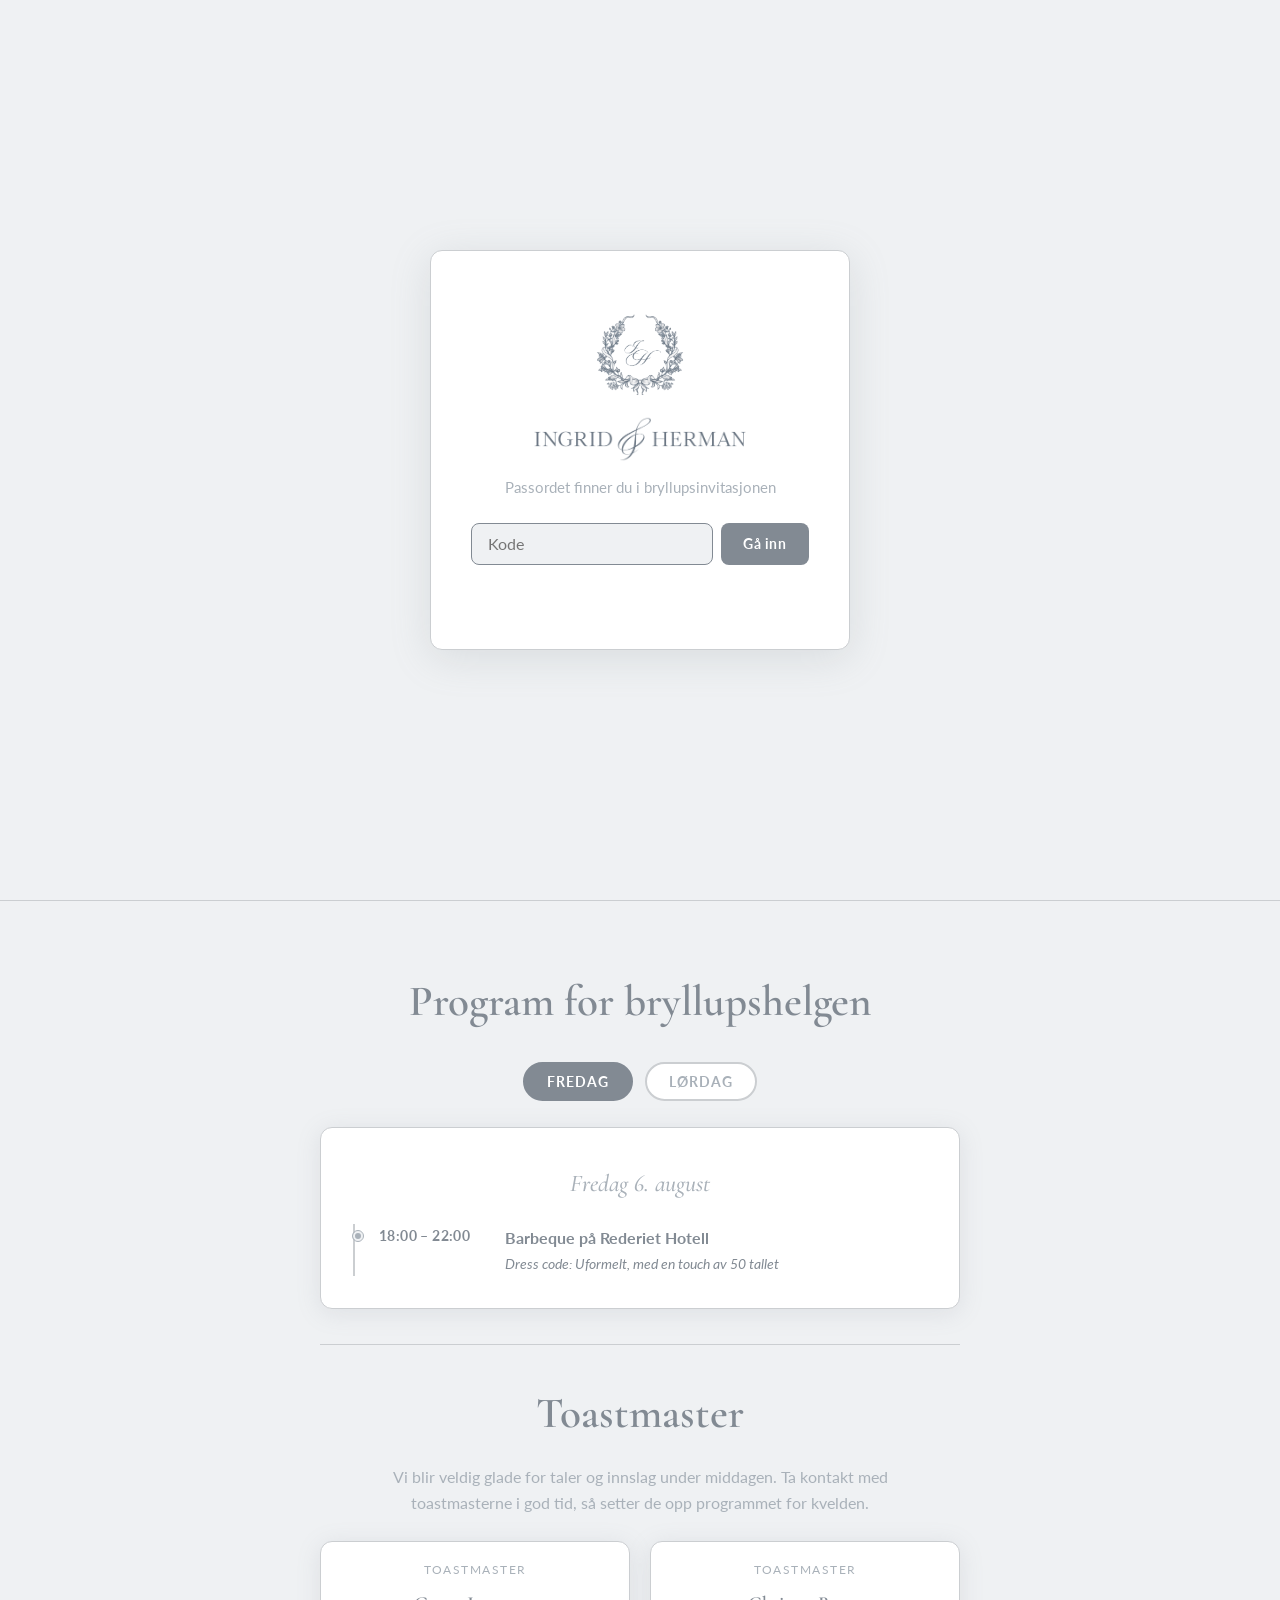
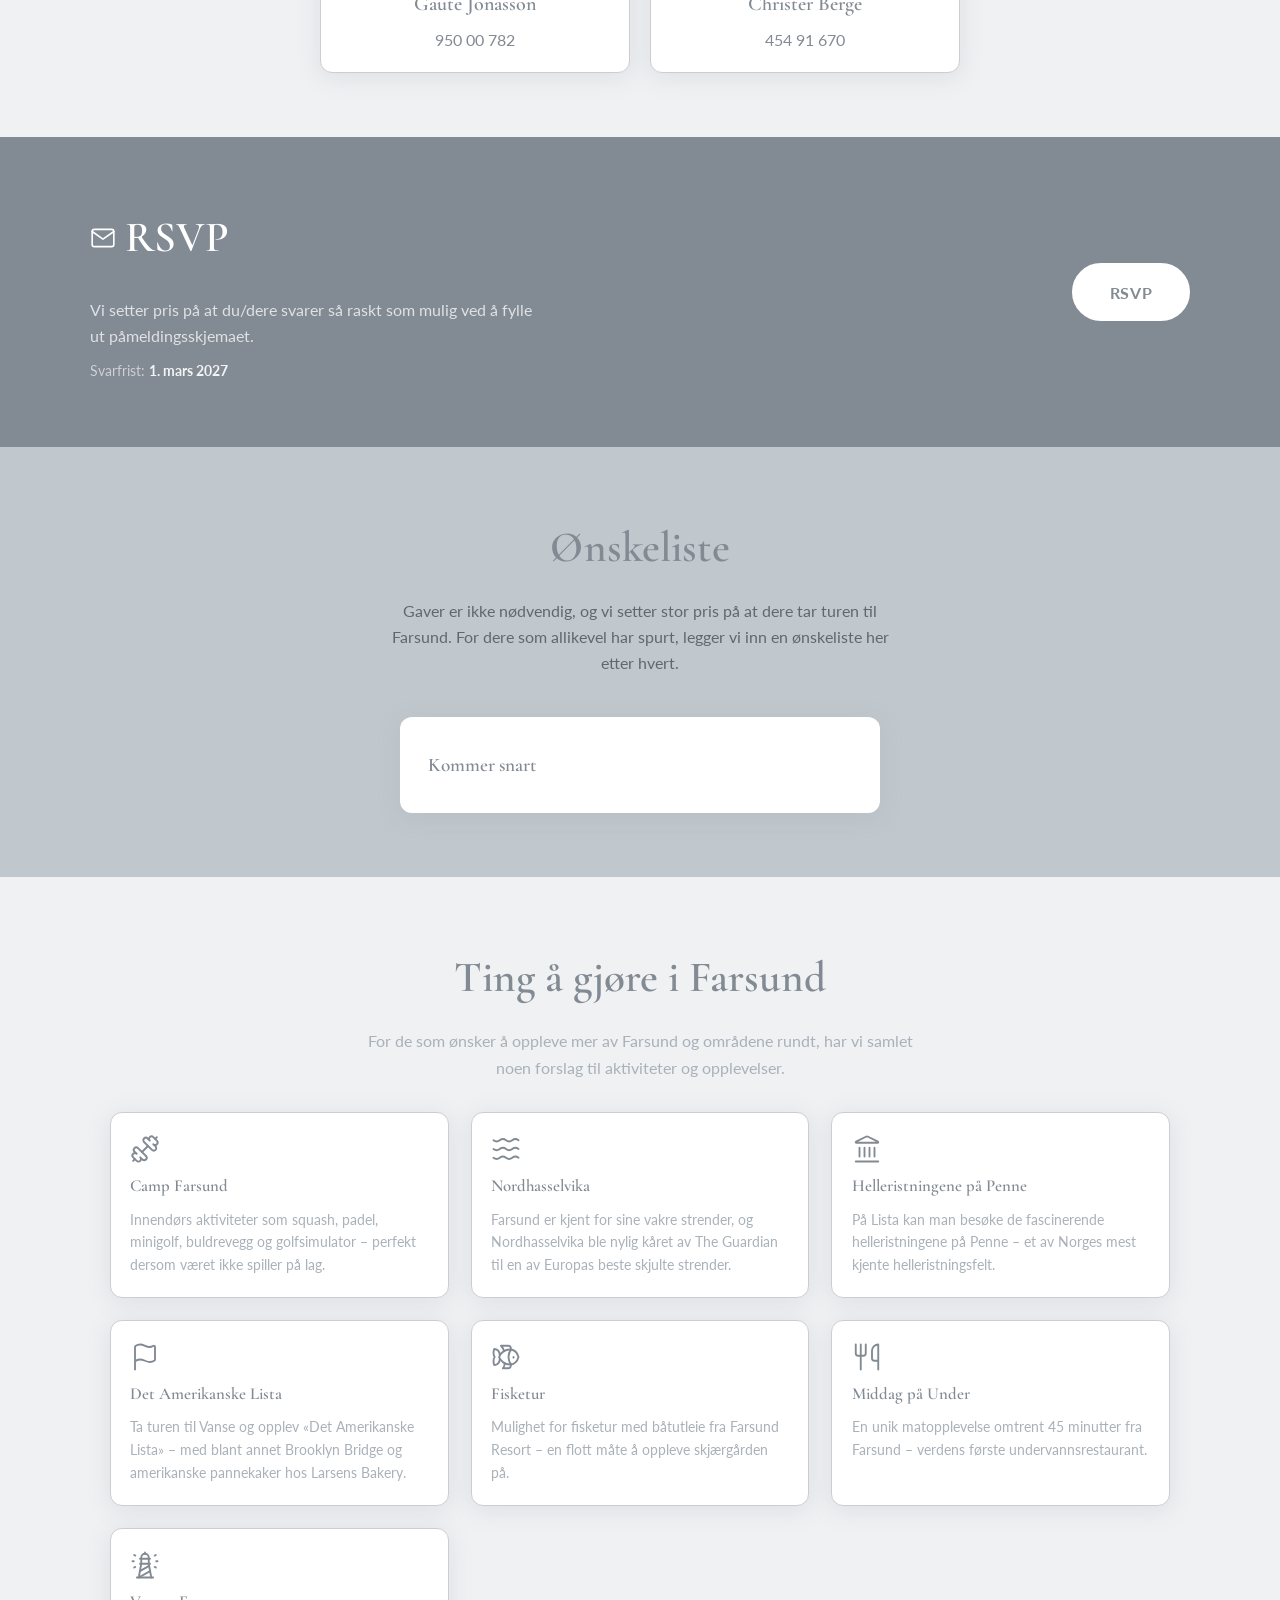
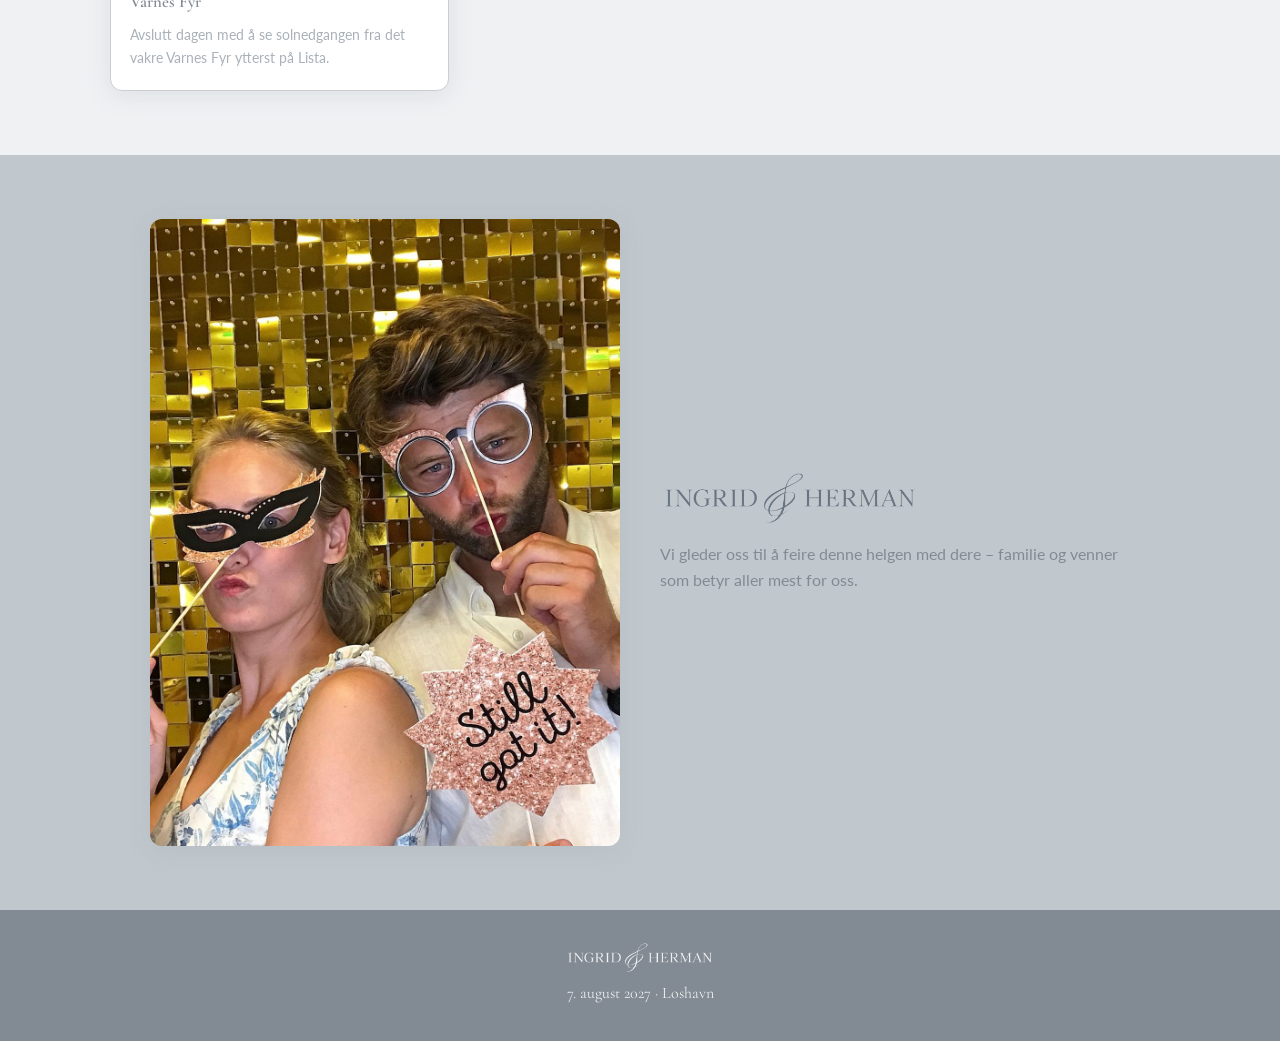
<file: index.html>
<!DOCTYPE html>
<html lang="no">
<head>
  <meta charset="UTF-8" />
  <meta name="viewport" content="width=device-width, initial-scale=1.0" />
  <meta name="description" content="Ingrid og Herman gifter seg 7. august 2027 i Loshavn. Se program og meld deg på." />
  <meta name="theme-color" content="#828A93" />
  <title>Ingrid &amp; Herman gifter seg</title>
  <link rel="preload" as="image" href="images/Monogram_IH_2.png" />
  <link rel="preconnect" href="https://fonts.googleapis.com" />
  <link rel="preconnect" href="https://fonts.gstatic.com" crossorigin />
  <link href="https://fonts.googleapis.com/css2?family=Cormorant+Garamond:ital,wght@0,400;0,500;0,600;1,400;1,500;1,600&family=Lato:wght@300;400;700&display=swap" rel="stylesheet" />
  <link rel="stylesheet" href="css/style.css" />
  <link rel="stylesheet" href="css/passord.css" />
</head>
<body>

  <!-- Passord-overlay -->
  <div class="passord-overlay" id="passordOverlay">
    <div class="passord-kort">
      <img src="images/Monogram_IH_2.png" alt="IH-monogram" class="passord-logo" />
      <h1 class="passord-tittel">
        <img src="images/IngridOgHerman.png?v=2" alt="Ingrid &amp; Herman" class="passord-tittel__img" />
      </h1>
      <p class="passord-tekst">Passordet finner du i bryllupsinvitasjonen</p>
      <div class="passord-felt-wrap">
        <input
          class="passord-felt"
          id="passordFelt"
          type="password"
          placeholder="Kode"
          autocomplete="off"
          autofocus
        />
        <button class="passord-knapp" id="passordKnapp">Gå inn</button>
      </div>
      <p class="passord-feil" id="passordFeil">Feil kode. Prøv igjen.</p>
    </div>
  </div>

  <!-- ======= HERO =======
       Monogram: images/Monogram_IH_2.png
       Monogram + introtekst – fyller første skjermbilde (100svh). -->
  <section class="hero">
    <div class="hero__inner">
      <img
        class="hero__monogram"
        src="images/Monogram_IH_2.png"
        alt="Ingrid &amp; Herman monogram"
        fetchpriority="high"
        decoding="async"
      />
      <p class="hero__intro">
        Vi gifter oss i Farsund 7. august 2027, og håper at du/dere har mulighet til å tilbringe
        bryllupshelgen sammen med oss. Her finner dere mer detaljer om programmet for helgen.
        Vi gleder oss!
      </p>
    </div>
    <a href="#program" class="hero__scroll" aria-label="Scroll til program">
      <span class="hero__scroll-icon">↓</span>
    </a>
  </section>

  <!-- ======= PROGRAM (inkl. Toastmaster, Fredag, Lørdag) ======= -->
  <section class="section program" id="program">
    <div class="container">
      <h2 class="section__title program__title">Program for bryllupshelgen</h2>

      <div class="tabs" role="tablist" aria-label="Programdager">
        <button class="tab tab--active" role="tab" aria-selected="true"  aria-controls="fredag" data-day="fredag">Fredag</button>
        <button class="tab"             role="tab" aria-selected="false" aria-controls="lordag" data-day="lordag">Lørdag</button>
      </div>

      <!-- Fredag 6. august -->
      <div class="day-panel day-panel--active" id="fredag" role="tabpanel" tabindex="0">
        <p class="day-panel__date">Fredag 6. august</p>
        <ul class="schedule">
          <li class="schedule__item">
            <span class="schedule__time">18:00 – 22:00</span>
            <div class="schedule__info">
              <strong>Barbeque på Rederiet Hotell</strong>
              <span class="schedule__note">Dress code: Uformelt, med en touch av 50 tallet</span>
            </div>
          </li>
        </ul>
      </div>

      <!-- Lørdag 7. august -->
      <div class="day-panel" id="lordag" role="tabpanel" tabindex="0">
        <p class="day-panel__date">Lørdag 7. august · Bryllupsdagen</p>
        <ul class="schedule">
          <li class="schedule__item">
            <span class="schedule__time">Kl. 14:00</span>
            <div class="schedule__info">
              <strong>Gjestene samles på torvet for felles transport til vielsen</strong>
            </div>
          </li>
          <li class="schedule__item">
            <span class="schedule__time">Kl. 15:00</span>
            <div class="schedule__info">
              <strong>Vielse i Loshavn Bedehus</strong>
              <span>Etter vielsen går turen direkte til Eikvåg.</span>
            </div>
          </li>
          <li class="schedule__item">
            <span class="schedule__time">Kl. 16:00</span>
            <div class="schedule__info">
              <strong>Bryllupsmiddag og fest i Eikvåg</strong>
              <span class="schedule__note">Dress code: Smoking / mørk dress</span>
            </div>
          </li>
          <li class="schedule__item">
            <span class="schedule__time">00:00 – 02:00</span>
            <div class="schedule__info">
              <strong>Transport til Rederiet Hotell</strong>
              <span>Det vil bli satt opp transport fra Eikvåg med avganger omtrent hver halvtime.</span>
            </div>
          </li>
        </ul>
      </div>

      <!-- Toastmaster: under fredag/lørdag-programmet -->
      <div class="toastmaster program__toastmaster">
        <h2 class="section__title">Toastmaster</h2>
        <p class="toastmaster__intro">
          Vi blir veldig glade for taler og innslag under middagen. Ta kontakt med toastmasterne
          i god tid, så setter de opp programmet for kvelden.
        </p>
        <div class="toastmaster__grid">
          <div class="toastmaster__kort">
            <span class="toastmaster__rolle">Toastmaster</span>
            <h3>Gaute Jonasson</h3>
            <a href="tel:+4795000782" class="toastmaster__tlf">950 00 782</a>
          </div>
          <div class="toastmaster__kort">
            <span class="toastmaster__rolle">Toastmaster</span>
            <h3>Christer Berge</h3>
            <a href="tel:+4745491670" class="toastmaster__tlf">454 91 670</a>
          </div>
        </div>
      </div>
    </div>
  </section>

  <!-- ======= RSVP ======= -->
  <section class="section rsvp-teaser" id="paamelding">
    <div class="container rsvp-teaser__inner">
      <div class="rsvp-teaser__text">
        <h2 class="section__title section__title--left rsvp-teaser__title">
          <svg class="rsvp-teaser__icon" viewBox="0 0 24 24" fill="none" stroke="currentColor" stroke-width="1.5" stroke-linecap="round" stroke-linejoin="round" aria-hidden="true"><rect x="2" y="4" width="20" height="16" rx="2"/><polyline points="2 6 12 13 22 6"/></svg>
          RSVP
        </h2>
        <p>
          Vi setter pris på at du/dere svarer så raskt som mulig ved å fylle ut
          påmeldingsskjemaet.
        </p>
        <p class="rsvp-teaser__deadline">Svarfrist: <strong>1. mars 2027</strong></p>
      </div>
      <a href="paamelding.html" class="btn-rsvp">RSVP</a>
    </div>
  </section>

  <!-- ======= ØNSKELISTE ======= -->
  <section class="section wishes" id="onskeliste">
    <div class="container">
      <h2 class="section__title">Ønskeliste</h2>
      <p class="wishes__intro">
        Gaver er ikke nødvendig, og vi setter stor pris på at dere tar turen til Farsund.
        For dere som allikevel har spurt, legger vi inn en ønskeliste her etter hvert.
      </p>
      <div class="wishes__grid">
        <div class="wish-card">
          <h3>Kommer snart</h3>
        </div>
      </div>
    </div>
  </section>

  <!-- ======= TING Å GJØRE ======= -->
  <section class="section aktiviteter" id="aktiviteter">
    <div class="container">
      <h2 class="section__title">Ting å gjøre i Farsund</h2>
      <p class="aktiviteter__intro">
        For de som ønsker å oppleve mer av Farsund og områdene rundt, har vi samlet noen forslag
        til aktiviteter og opplevelser.
      </p>
      <div class="aktiviteter__grid">

        <div class="aktivitet-kort">
          <div class="aktivitet-kort__ikon" aria-hidden="true">
            <svg viewBox="0 0 24 24" fill="none" stroke="currentColor" stroke-width="1.5" stroke-linecap="round" stroke-linejoin="round"><path d="M17.596 12.768a2 2 0 1 0 2.829-2.829l-1.768-1.767a2 2 0 0 0 2.828-2.829l-2.828-2.828a2 2 0 0 0-2.829 2.828l-1.767-1.768a2 2 0 1 0-2.829 2.829z"/><path d="m2.5 21.5 1.4-1.4"/><path d="m20.1 3.9 1.4-1.4"/><path d="M5.343 21.485a2 2 0 1 0 2.829-2.828l1.767 1.768a2 2 0 1 0 2.829-2.829l-6.364-6.364a2 2 0 1 0-2.829 2.829l1.768 1.767a2 2 0 0 0-2.828 2.829z"/><path d="m9.6 14.4 4.8-4.8"/></svg>
          </div>
          <h3>Camp Farsund</h3>
          <p>Innendørs aktiviteter som squash, padel, minigolf, buldrevegg og golfsimulator – perfekt dersom været ikke spiller på lag.</p>
        </div>

        <div class="aktivitet-kort">
          <div class="aktivitet-kort__ikon" aria-hidden="true">
            <svg viewBox="0 0 24 24" fill="none" stroke="currentColor" stroke-width="1.5" stroke-linecap="round" stroke-linejoin="round"><path d="M2 12q2.5 2 5 0t5 0 5 0 5 0"/><path d="M2 19q2.5 2 5 0t5 0 5 0 5 0"/><path d="M2 5q2.5 2 5 0t5 0 5 0 5 0"/></svg>
          </div>
          <h3>Nordhasselvika</h3>
          <p>Farsund er kjent for sine vakre strender, og Nordhasselvika ble nylig kåret av The Guardian til en av Europas beste skjulte strender.</p>
        </div>

        <div class="aktivitet-kort">
          <div class="aktivitet-kort__ikon" aria-hidden="true">
            <svg viewBox="0 0 24 24" fill="none" stroke="currentColor" stroke-width="1.5" stroke-linecap="round" stroke-linejoin="round"><path d="M10 18v-7"/><path d="M11.119 2.205a2 2 0 0 1 1.762 0l7.84 3.846A.5.5 0 0 1 20.5 7h-17a.5.5 0 0 1-.22-.949z"/><path d="M14 18v-7"/><path d="M18 18v-7"/><path d="M3 22h18"/><path d="M6 18v-7"/></svg>
          </div>
          <h3>Helleristningene på Penne</h3>
          <p>På Lista kan man besøke de fascinerende helleristningene på Penne – et av Norges mest kjente helleristningsfelt.</p>
        </div>

        <div class="aktivitet-kort">
          <div class="aktivitet-kort__ikon" aria-hidden="true">
            <svg viewBox="0 0 24 24" fill="none" stroke="currentColor" stroke-width="1.5" stroke-linecap="round" stroke-linejoin="round"><path d="M4 22V4a1 1 0 0 1 .4-.8A6 6 0 0 1 8 2c3 0 5 2 7.333 2q2 0 3.067-.8A1 1 0 0 1 20 4v10a1 1 0 0 1-.4.8A6 6 0 0 1 16 16c-3 0-5-2-8-2a6 6 0 0 0-4 1.528"/></svg>
          </div>
          <h3>Det Amerikanske Lista</h3>
          <p>Ta turen til Vanse og opplev «Det Amerikanske Lista» – med blant annet Brooklyn Bridge og amerikanske pannekaker hos Larsens Bakery.</p>
        </div>

        <div class="aktivitet-kort">
          <div class="aktivitet-kort__ikon" aria-hidden="true">
            <svg viewBox="0 0 24 24" fill="none" stroke="currentColor" stroke-width="1.5" stroke-linecap="round" stroke-linejoin="round"><path d="M6.5 12c.94-3.46 4.94-6 8.5-6 3.56 0 6.06 2.54 7 6-.94 3.47-3.44 6-7 6s-7.56-2.53-8.5-6Z"/><path d="M18 12v.5"/><path d="M16 17.93a9.77 9.77 0 0 1 0-11.86"/><path d="M7 10.67C7 8 5.58 5.97 2.73 5.5c-1 1.5-1 5 .23 6.5-1.24 1.5-1.24 5-.23 6.5C5.58 18.03 7 16 7 13.33"/><path d="M10.46 7.26C10.2 5.88 9.17 4.24 8 3h5.8a2 2 0 0 1 1.98 1.67l.23 1.4"/><path d="m16.01 17.93-.23 1.4A2 2 0 0 1 13.8 21H9.5a5.96 5.96 0 0 0 1.49-3.98"/></svg>
          </div>
          <h3>Fisketur</h3>
          <p>Mulighet for fisketur med båtutleie fra Farsund Resort – en flott måte å oppleve skjærgården på.</p>
        </div>

        <div class="aktivitet-kort">
          <div class="aktivitet-kort__ikon" aria-hidden="true">
            <svg viewBox="0 0 24 24" fill="none" stroke="currentColor" stroke-width="1.5" stroke-linecap="round" stroke-linejoin="round"><path d="M3 2v7c0 1.1.9 2 2 2h4a2 2 0 0 0 2-2V2"/><path d="M7 2v20"/><path d="M21 15V2a5 5 0 0 0-5 5v6c0 1.1.9 2 2 2h3Zm0 0v7"/></svg>
          </div>
          <h3>Middag på Under</h3>
          <p>En unik matopplevelse omtrent 45 minutter fra Farsund – verdens første undervannsrestaurant.</p>
        </div>

        <div class="aktivitet-kort">
          <div class="aktivitet-kort__ikon" aria-hidden="true">
            <svg viewBox="0 0 24 24" fill="none" stroke="currentColor" stroke-width="1.5" stroke-linecap="round" stroke-linejoin="round"><path d="M12 3V2"/><path d="M16.066 16.865 7 22l2-11V6a3 3 0 016 0v5l2 11"/><path d="m19.792 4.5.866-.5"/><path d="m19.797 13.5.866.5"/><path d="M21 9h1"/><path d="M3 9H2"/><path d="m4.203 13.5-.866.5"/><path d="M4.208 4.5 3.342 4"/><path d="M5.5 22h13"/><path d="m7.932 16.875 7.377-4.178"/><path d="M8 11h8"/><path d="M8 7h8"/></svg>
          </div>
          <h3>Varnes Fyr</h3>
          <p>Avslutt dagen med å se solnedgangen fra det vakre Varnes Fyr ytterst på Lista.</p>
        </div>

      </div>
    </div>
  </section>

  <!-- ======= PARBILDE / OM OSS =======
       Parbilde: images/IMG_2026.jpeg
       Bytt filnavn her dersom du laster opp et nytt bilde av paret -->
  <section class="section couple">
    <div class="container couple__inner">
      <div class="couple__img-wrap">
        <img
          src="images/bildePartyMainPage.jpeg"
          alt="Ingrid og Herman"
          class="couple__img"
          loading="lazy"
          decoding="async"
        />
      </div>
      <div class="couple__text">
        <h2 class="section__title section__title--left couple__title">
          <img src="images/IngridOgHerman.png?v=2" alt="Ingrid &amp; Herman" class="couple__title-img" />
        </h2>
        <p>
          Vi gleder oss til å feire denne helgen med dere – familie og venner som betyr aller
          mest for oss.
        </p>
      </div>
    </div>
  </section>

  <!-- ======= FOOTER ======= -->
  <footer class="footer">
    <img src="images/IngridOgHerman.png?v=2" alt="Ingrid &amp; Herman" class="footer__logo" />
    <p>7. august 2027 · Loshavn</p>
  </footer>

  <script src="js/main.js"></script>
  <script src="js/passord.js"></script>
</body>
</html>
</file>
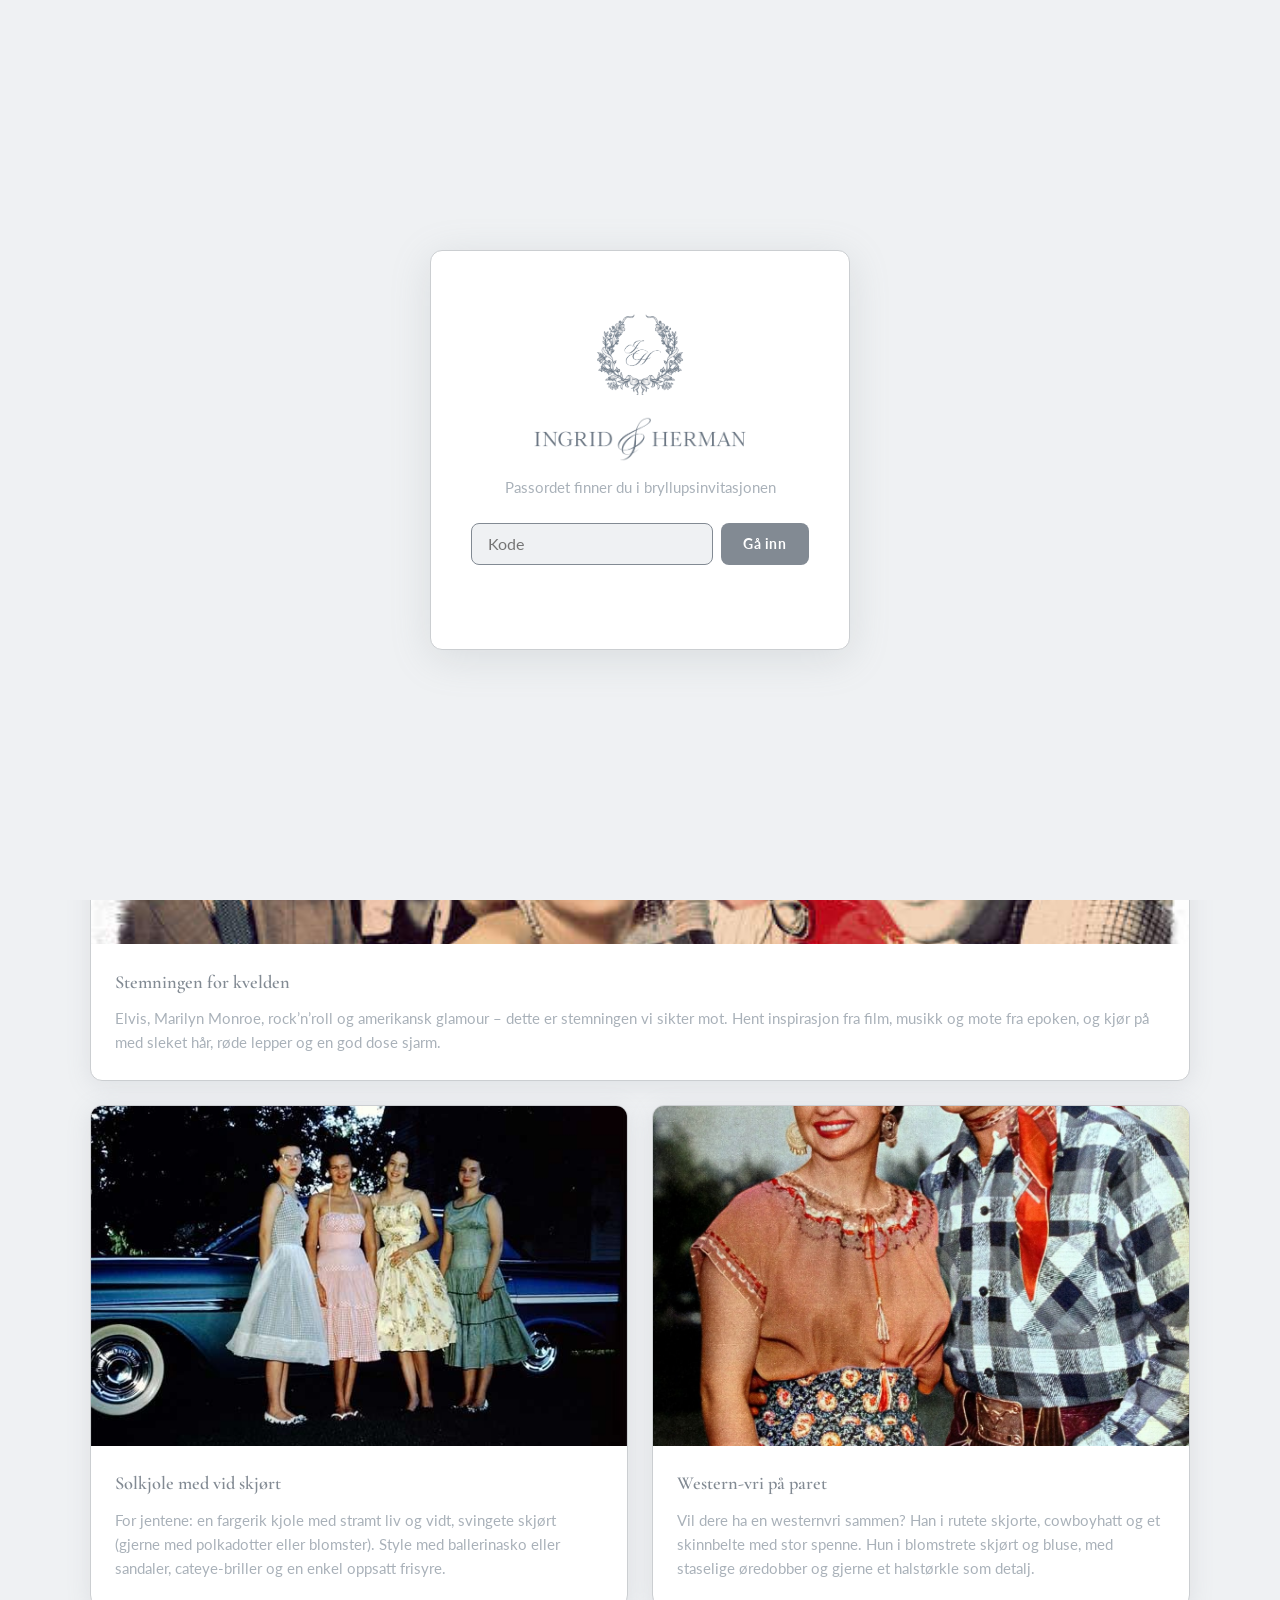
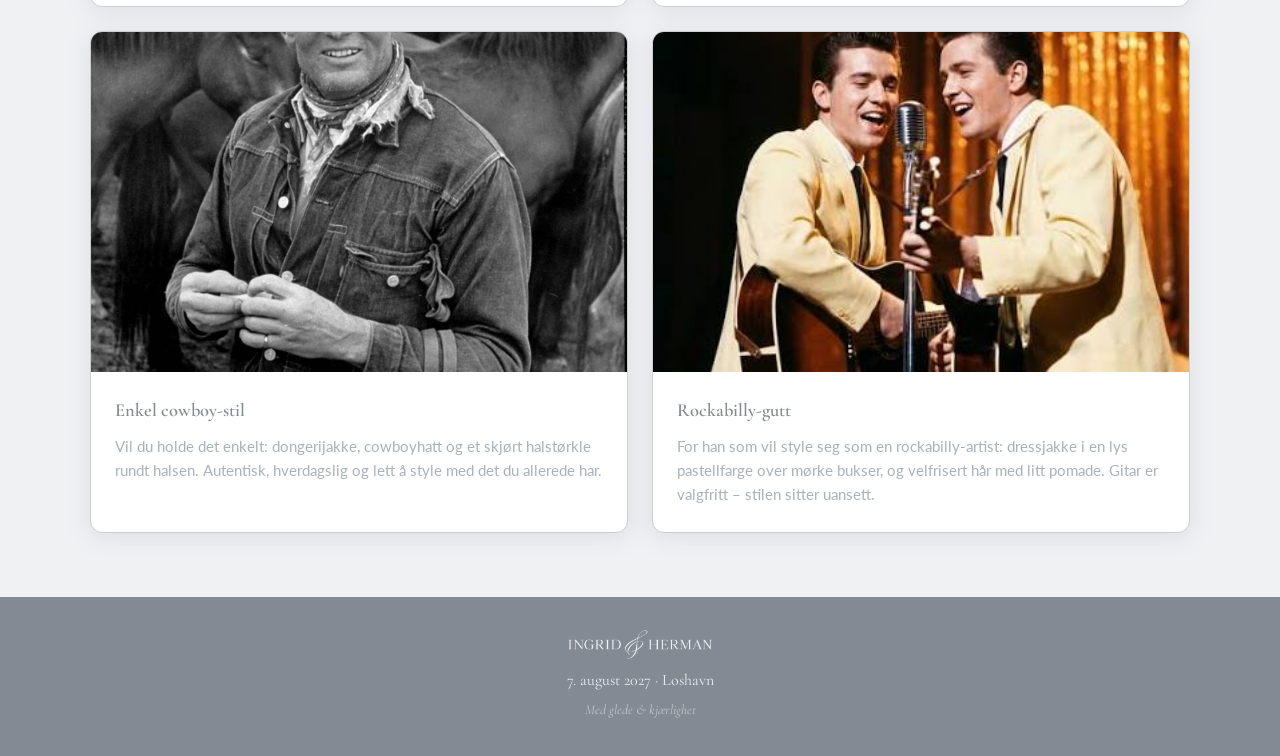
<file: moodboard.html>
<!DOCTYPE html>
<html lang="no">
<head>
  <meta charset="UTF-8" />
  <meta name="viewport" content="width=device-width, initial-scale=1.0" />
  <title>Moodboard: Back to the 50s – Ingrid &amp; Herman</title>
  <link rel="stylesheet" href="css/style.css" />
  <link rel="preconnect" href="https://fonts.googleapis.com" />
  <link rel="preconnect" href="https://fonts.gstatic.com" crossorigin />
  <link href="https://fonts.googleapis.com/css2?family=Cormorant+Garamond:ital,wght@0,400;0,500;0,600;1,400;1,500;1,600&family=Lato:wght@300;400;700&display=swap" rel="stylesheet" />
  <link rel="stylesheet" href="css/passord.css" />
</head>
<body>

  <!-- Passord-overlay -->
  <div class="passord-overlay" id="passordOverlay">
    <div class="passord-kort">
      <img src="images/Monogram_IH_2.png" alt="IH-monogram" class="passord-logo" />
      <h1 class="passord-tittel">
        <img src="images/IngridOgHerman.png?v=2" alt="Ingrid &amp; Herman" class="passord-tittel__img" />
      </h1>
      <p class="passord-tekst">Passordet finner du i bryllupsinvitasjonen</p>
      <div class="passord-felt-wrap">
        <input
          class="passord-felt"
          id="passordFelt"
          type="password"
          placeholder="Kode"
          autocomplete="off"
          autofocus
        />
        <button class="passord-knapp" id="passordKnapp">Gå inn</button>
      </div>
      <p class="passord-feil" id="passordFeil">Feil kode. Prøv igjen.</p>
    </div>
  </div>

  <!-- ======= HERO ======= -->
  <section class="gs-hero">
    <div class="container">
      <h1 class="gs-hero__title">Back to the 50s 🇺🇸</h1>
      <p class="gs-hero__sub">
        Litt inspirasjon til antrekket til 1950-talls-kvelden på Rederiet.
        Tenk Elvis, Marilyn, rockabilly, diner og rock’n’roll – finn din egen vri!
      </p>
      <a href="index.html#program" class="gs-hero__back">← Tilbake til bryllupssiden</a>
    </div>
  </section>

  <!-- ======= MOODBOARD ======= -->
  <section class="section moodboard-section">
    <div class="container">
      <h2 class="section__title">Moodboard</h2>
      <p class="moodboard__intro">
        Ingen krav om å kunne sy sin egen petticoat – bruk bildene under som inspirasjon
        og lag din egen versjon av 50-tallsstilen.
      </p>

      <div class="moodboard__grid">
        <article class="moodboard-kort moodboard-kort--wide">
          <img src="images/moodboard/1950s-collage.jpg" alt="Collage med 1950-talls-ikoner" class="moodboard-kort__img" loading="lazy" decoding="async" />
          <div class="moodboard-kort__body">
            <h3 class="moodboard-kort__tittel">Stemningen for kvelden</h3>
            <p class="moodboard-kort__tekst">
              Elvis, Marilyn Monroe, rock’n’roll og amerikansk glamour – dette er
              stemningen vi sikter mot. Hent inspirasjon fra film, musikk og mote fra epoken,
              og kjør på med sleket hår, røde lepper og en god dose sjarm.
            </p>
          </div>
        </article>

        <article class="moodboard-kort">
          <img src="images/moodboard/sommerkjoler-1950s.jpg" alt="Fire kvinner i fargerike 1950-talls solkjoler" class="moodboard-kort__img" loading="lazy" decoding="async" />
          <div class="moodboard-kort__body">
            <h3 class="moodboard-kort__tittel">Solkjole med vid skjørt</h3>
            <p class="moodboard-kort__tekst">
              For jentene: en fargerik kjole med stramt liv og vidt, svingete skjørt
              (gjerne med polkadotter eller blomster). Style med ballerinasko eller sandaler,
              cateye-briller og en enkel oppsatt frisyre.
            </p>
          </div>
        </article>

        <article class="moodboard-kort">
          <img src="images/moodboard/western-par-1953.jpg" alt="Par i western-inspirerte antrekk fra 1953" class="moodboard-kort__img" loading="lazy" decoding="async" />
          <div class="moodboard-kort__body">
            <h3 class="moodboard-kort__tittel">Western-vri på paret</h3>
            <p class="moodboard-kort__tekst">
              Vil dere ha en westernvri sammen? Han i rutete skjorte, cowboyhatt og et
              skinnbelte med stor spenne. Hun i blomstrete skjørt og bluse, med staselige
              øredobber og gjerne et halstørkle som detalj.
            </p>
          </div>
        </article>

        <article class="moodboard-kort">
          <img src="images/moodboard/klassisk-cowboy.jpg" alt="Klassisk cowboy i dongerijakke og cowboyhatt" class="moodboard-kort__img" loading="lazy" decoding="async" />
          <div class="moodboard-kort__body">
            <h3 class="moodboard-kort__tittel">Enkel cowboy-stil</h3>
            <p class="moodboard-kort__tekst">
              Vil du holde det enkelt: dongerijakke, cowboyhatt og et skjørt halstørkle
              rundt halsen. Autentisk, hverdagslig og lett å style med det du allerede har.
            </p>
          </div>
        </article>

        <article class="moodboard-kort">
          <img src="images/moodboard/rockabilly-duo.jpg" alt="To rockabilly-musikere i matchende dressjakker" class="moodboard-kort__img" loading="lazy" decoding="async" />
          <div class="moodboard-kort__body">
            <h3 class="moodboard-kort__tittel">Rockabilly-gutt</h3>
            <p class="moodboard-kort__tekst">
              For han som vil style seg som en rockabilly-artist: dressjakke i en lys
              pastellfarge over mørke bukser, og velfrisert hår med litt pomade.
              Gitar er valgfritt – stilen sitter uansett.
            </p>
          </div>
        </article>
      </div>
    </div>
  </section>

  <!-- ======= FOOTER ======= -->
  <footer class="footer">
    <img src="images/IngridOgHerman.png?v=2" alt="Ingrid &amp; Herman" class="footer__logo" />
    <p>7. august 2027 · Loshavn</p>
    <p class="footer__small">Med glede &amp; kjærlighet</p>
  </footer>

  <script src="js/passord.js"></script>

</body>
</html>
</file>
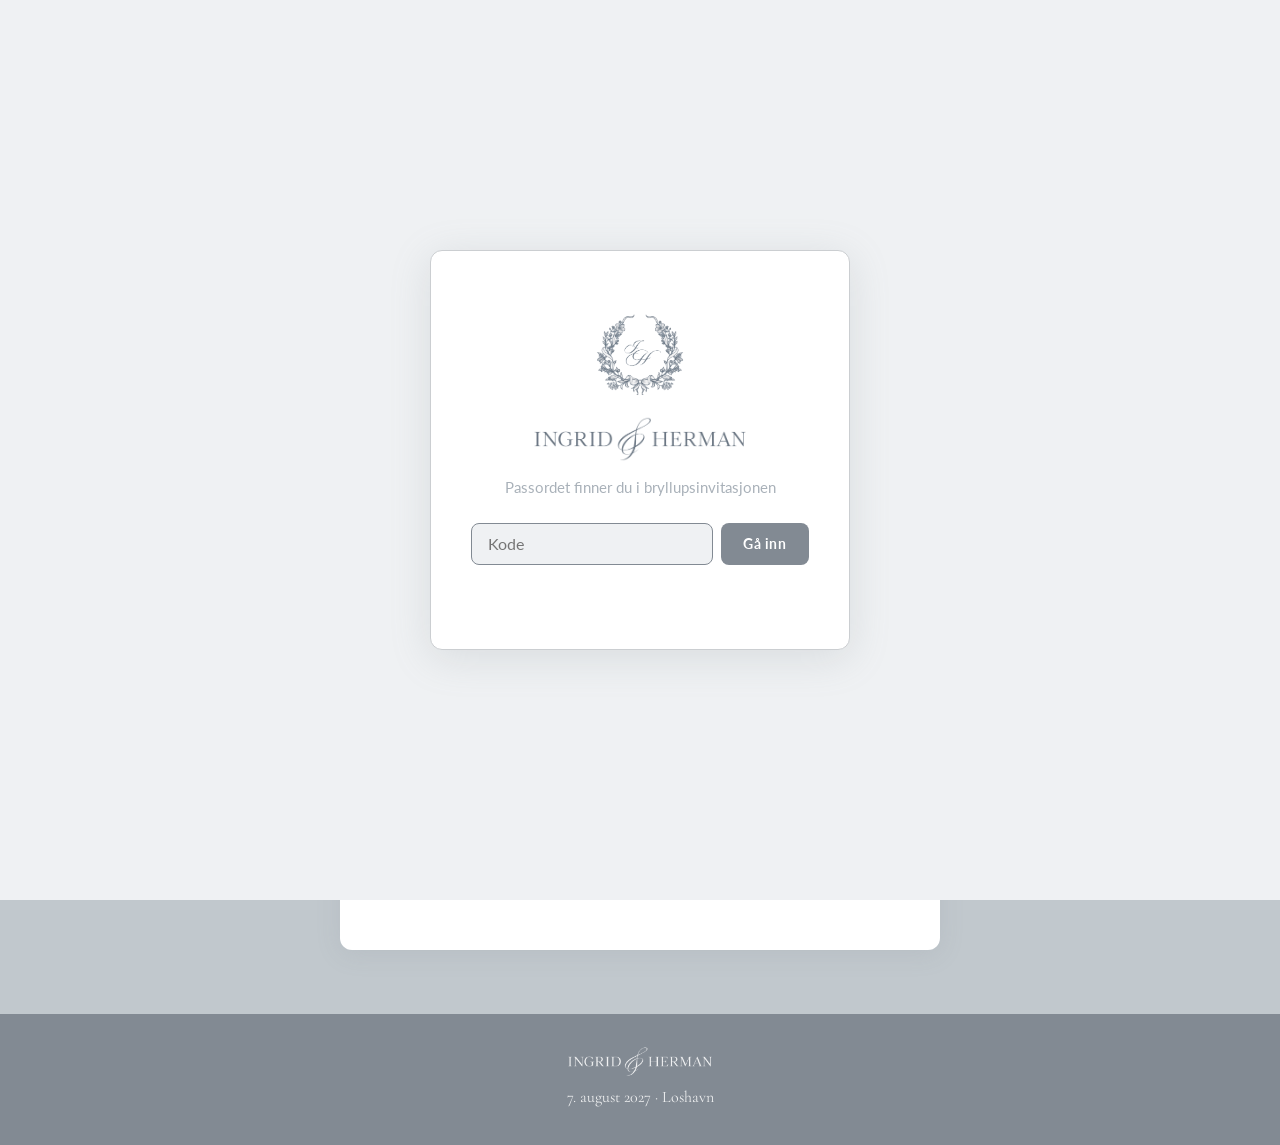
<file: paamelding.html>
<!DOCTYPE html>
<html lang="no">
<head>
  <meta charset="UTF-8" />
  <meta name="viewport" content="width=device-width, initial-scale=1.0" />
  <title>Påmelding – Ingrid &amp; Herman</title>
  <link rel="stylesheet" href="css/style.css" />
  <link rel="stylesheet" href="css/paamelding.css" />
  <link rel="stylesheet" href="css/passord.css" />
  <link rel="preconnect" href="https://fonts.googleapis.com" />
  <link rel="preconnect" href="https://fonts.gstatic.com" crossorigin />
  <link href="https://fonts.googleapis.com/css2?family=Cormorant+Garamond:ital,wght@0,400;0,500;0,600;1,400;1,500;1,600&family=Lato:wght@300;400;700&display=swap" rel="stylesheet" />
</head>
<body class="form-page">

  <!-- Passord-overlay -->
  <div class="passord-overlay" id="passordOverlay">
    <div class="passord-kort">
      <img src="images/Monogram_IH_2.png" alt="IH-monogram" class="passord-logo" />
      <h1 class="passord-tittel">
        <img src="images/IngridOgHerman.png?v=2" alt="Ingrid &amp; Herman" class="passord-tittel__img" />
      </h1>
      <p class="passord-tekst">Passordet finner du i bryllupsinvitasjonen</p>
      <div class="passord-felt-wrap">
        <input
          class="passord-felt"
          id="passordFelt"
          type="password"
          placeholder="Kode"
          autocomplete="off"
          autofocus
        />
        <button class="passord-knapp" id="passordKnapp">Gå inn</button>
      </div>
      <p class="passord-feil" id="passordFeil">Feil kode. Prøv igjen.</p>
    </div>
  </div>

  <header class="form-header">
    <a href="index.html" class="form-header__back">← Tilbake</a>
    <p class="form-header__title">Ingrid &amp; Herman · 7. august 2027</p>
  </header>

  <main class="form-main">
    <div class="form-card">

      <!-- Intro -->
      <div class="form-intro">
        <h1 class="section__title">RSVP</h1>
        <p>
          Svarfrist: <strong>1. mars 2027</strong>.
        </p>
      </div>

      <!-- Suksess-melding (skjult til innsending) -->
      <div class="form-success" id="formSuccess" hidden>
        <div class="form-success__icon" aria-hidden="true">
          <svg viewBox="0 0 24 24" fill="none" stroke="currentColor" stroke-width="1.5" stroke-linecap="round" stroke-linejoin="round"><rect x="2" y="4" width="20" height="16" rx="2"/><polyline points="2 6 12 13 22 6"/></svg>
        </div>
        <h2 id="successTitle">Takk for påmeldingen!</h2>
        <p id="successText">Vi gleder oss til å se deg i Loshavn.</p>
        <a href="index.html" class="btn btn--primary">Tilbake til forsiden</a>
      </div>

      <!-- Selve skjemaet -->
      <form class="rsvp-form" id="rsvpForm" novalidate>

        <!-- Navn -->
        <div class="field">
          <label class="field__label" for="name">Ditt / deres fulle navn <span aria-hidden="true">*</span></label>
          <input
            class="field__input"
            type="text"
            id="name"
            name="Navn"
            placeholder="Fornavn Etternavn"
            required
            autocomplete="name"
          />
          <span class="field__error" id="nameError">Vennligst oppgi navn.</span>
        </div>

        <!-- Hotell -->
        <div class="field" data-kun-deltakere>
          <label class="field__checkbox field__checkbox--multiline">
            <input type="checkbox" id="wantsHotel" name="Ønsker hotell" value="Ja" />
            <span class="field__checkbox-label">
              Vi har reservert rom på Rederiet Hotell til 850 kr per natt. Dersom du/dere ønsker å benytte dere av hotelltilbudet, vennligst kryss av.
            </span>
          </label>
        </div>

        <!-- Allergier -->
        <div class="field" data-kun-deltakere>
          <label class="field__label field__label--small" for="allergyDetail">
            Beskriv eventuelle allergier eller preferanser
          </label>
          <textarea
            class="field__textarea"
            id="allergyDetail"
            name="Allergi og preferanser"
            rows="3"
            placeholder="F.eks. glutenallergi, laktoseintoleranse, vegetar …"
          ></textarea>
        </div>

        <!-- Kommentar -->
        <div class="field">
          <label class="field__label field__label--small" for="comment">
            Kommentar (valgfritt)
          </label>
          <textarea
            class="field__textarea"
            id="comment"
            name="Kommentar"
            rows="3"
            placeholder="Andre ting vi bør vite om?"
          ></textarea>
        </div>

        <!-- Kan ikke komme -->
        <div class="field field--avslag">
          <label class="field__checkbox field__checkbox--multiline">
            <input type="checkbox" id="cannotAttend" />
            <span class="field__checkbox-label">
              Jeg / vi har dessverre ikke anledning til å komme
            </span>
          </label>
        </div>

        <button class="btn btn--primary btn--full" type="submit" id="submitBtn">
          Send påmelding
        </button>

        <p class="form-note">* Obligatoriske felt</p>
      </form>

    </div>
  </main>

  <footer class="footer">
    <img src="images/IngridOgHerman.png?v=2" alt="Ingrid &amp; Herman" class="footer__logo" />
    <p>7. august 2027 · Loshavn</p>
  </footer>

  <script src="js/paamelding.js"></script>
  <script src="js/passord.js"></script>
</body>
</html>
</file>
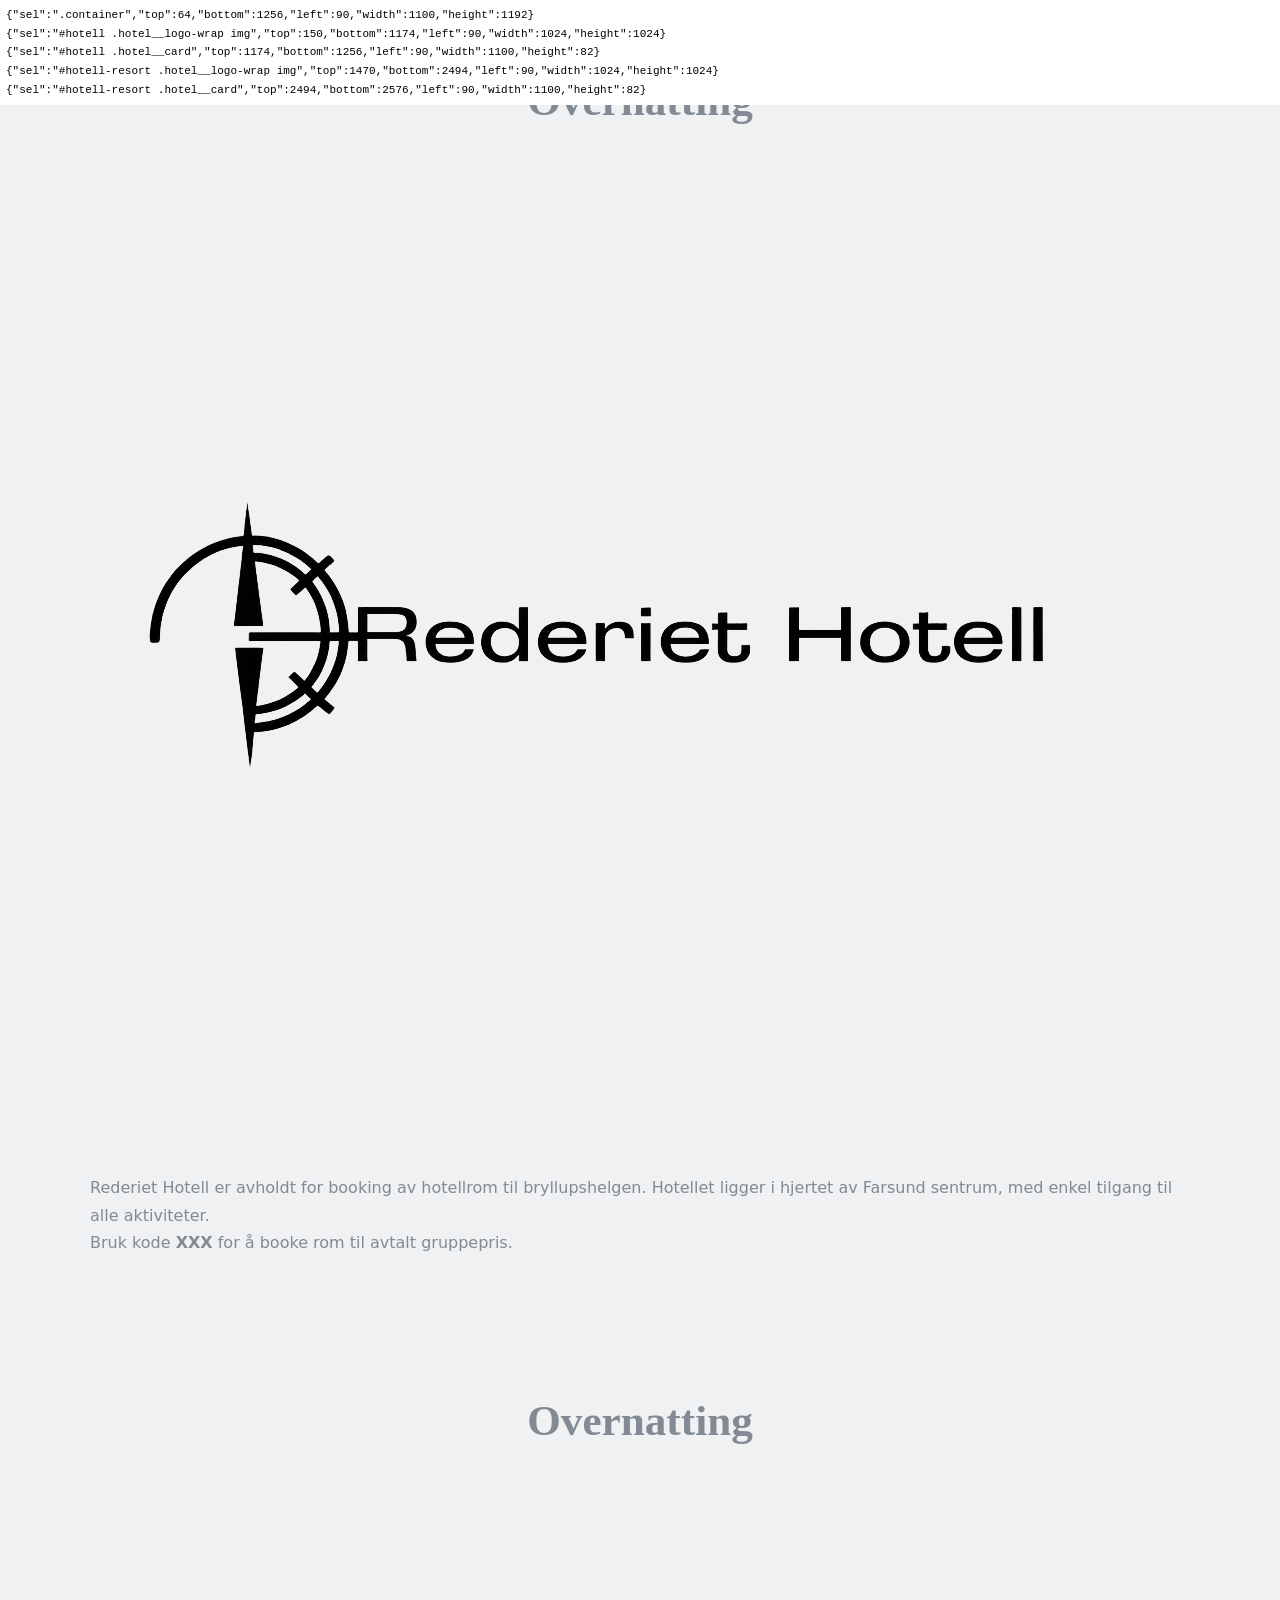
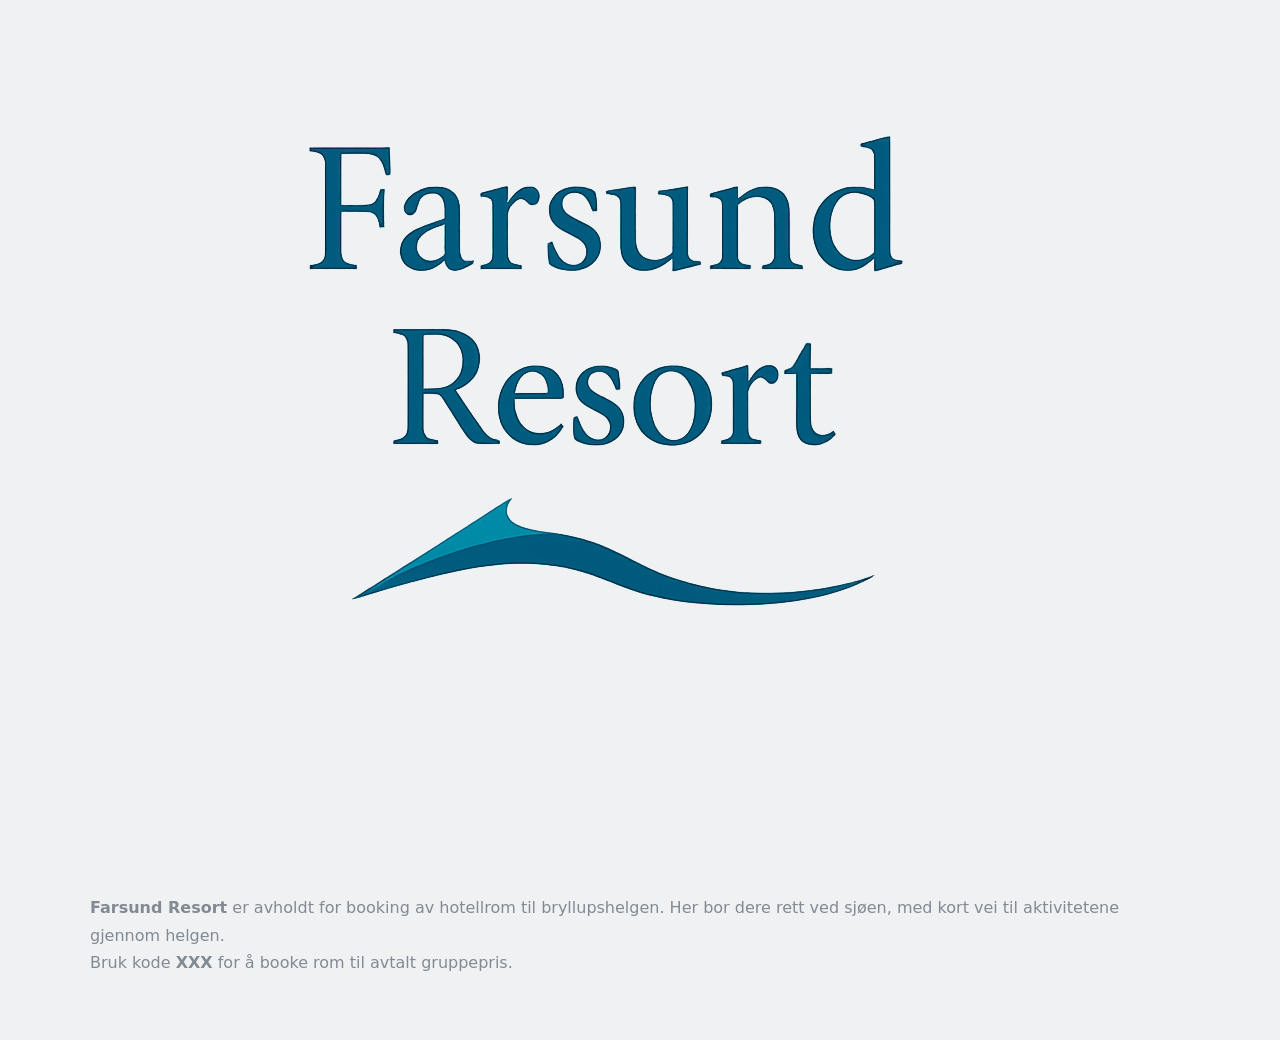
<file: test-hotel-tmp.html>
<!DOCTYPE html>
<html lang="no">
<head>
  <meta charset="UTF-8" />
  <link rel="stylesheet" href="css/style.css" />
</head>
<body>

  <section class="section hotel" id="hotell">
    <div class="container">
      <h2 class="section__title">Overnatting</h2>
      <div class="hotel__logo-wrap">
        <img src="images/Logo_rederiet.png" alt="Rederiet Hotell" class="hotel__logo" />
      </div>
      <div class="hotel__card">
        <div class="hotel__text">
          <p>
            Rederiet Hotell er avholdt for booking av hotellrom til bryllupshelgen.
            Hotellet ligger i hjertet av Farsund sentrum, med enkel tilgang til alle aktiviteter.
          </p>
          <p>
            Bruk kode <strong>XXX</strong> for å booke rom til avtalt gruppepris.
          </p>
        </div>
      </div>
    </div>
  </section>

  <section class="section hotel" id="hotell-resort">
    <div class="container">
      <h2 class="section__title">Overnatting</h2>
      <div class="hotel__logo-wrap">
        <img src="images/Logo_resort.png" alt="Farsund Resort" class="hotel__logo hotel__logo--resort" />
      </div>
      <div class="hotel__card">
        <div class="hotel__text">
          <p>
            <strong>Farsund Resort</strong> er avholdt for booking av hotellrom til bryllupshelgen.
            Her bor dere rett ved sjøen, med kort vei til aktivitetene gjennom helgen.
          </p>
          <p>
            Bruk kode <strong>XXX</strong> for å booke rom til avtalt gruppepris.
          </p>
        </div>
      </div>
    </div>
  </section>

  <pre id="debug" style="position:fixed;top:0;left:0;right:0;background:#fff;color:#000;font-size:11px;padding:6px;z-index:999;white-space:pre-wrap;word-break:break-all;max-width:100vw;box-sizing:border-box;"></pre>
  <script>
    function r(sel){ const el=document.querySelector(sel); const b=el.getBoundingClientRect(); return {sel, top:Math.round(b.top), bottom:Math.round(b.bottom), left:Math.round(b.left), width:Math.round(b.width), height:Math.round(b.height)}; }
    const imgs = [...document.querySelectorAll('img')];
    Promise.all(imgs.map(img => img.decode().catch(()=>{}))).then(() => {
      const out = [
        r('.container'),
        r('#hotell .hotel__logo-wrap img'),
        r('#hotell .hotel__card'),
        r('#hotell-resort .hotel__logo-wrap img'),
        r('#hotell-resort .hotel__card'),
      ];
      document.getElementById('debug').textContent = out.map(o => JSON.stringify(o)).join('\n');
    });
  </script>
</body>
</html>
</file>
<file: css/style.css>
/* ===========================
   VARIABLER & RESET
   =========================== */
:root {
  --cream:      #EFF1F3; /* nesten hvit – base bakgrunn for lyse seksjoner */
  --beige:      #C1C8CD; /* lyseblå/grå – bakgrunn på alternerende seksjoner */
  --beige-light:#C4CBD1; /* litt lysere variant – chips/merker på hvite kort */
  --detail:     #CBCED1; /* lys grå detaljer – kantlinjer/skillelinjer */
  --brown:      #828A93; /* mørkere tekst/grå – knapper, lenker, aktive tabs */
  --brown-dark: #828A93; /* mørkere tekst/grå – overskrifter, mørke bakgrunner */
  --terra:      #A9B1B9; /* mellomgrå/blå – små aksenter (prikker, kulepunkter) */
  --text:       #828A93;
  --text-light: #A9B1B9;
  --white:      #FFFFFF; /* hvit bakgrunn på invitasjonen (kort, hero, skjema) */
  --radius:     12px;
  --shadow:     0 4px 24px rgba(130,138,147,.16);
  --transition: .25s ease;

  --font-serif: 'Cormorant Garamond', Georgia, serif;
  --font-sans:  'Lato', system-ui, sans-serif;

  /* Vertikal luft i toppen/bunnen av hver hovedseksjon.
     Avstand mellom to seksjoner = 2 × --section-y. */
  --section-y:  80px;
  /* Innrykk for tidslinjen i programmet (linje → tekst) */
  --tl-indent:  1.5rem;
}

*, *::before, *::after { box-sizing: border-box; margin: 0; padding: 0; }

html {
  scroll-behavior: smooth;
  -webkit-text-size-adjust: 100%; /* hindrer at iOS Safari forstørrer tekst i liggende modus */
  text-size-adjust: 100%;
}

body {
  font-family: var(--font-sans);
  background: var(--cream);
  color: var(--text);
  line-height: 1.7;
  font-size: 16px;
  overflow-x: clip; /* sikkerhetsnett mot horisontal scroll (clip bryter ikke position: sticky) */
  -webkit-tap-highlight-color: transparent;
}

img { display: block; max-width: 100%; height: auto; }

/* Kodestyrt innhold: skjult til js/passord.js fjerner data-kode på
   elementene som hører til varianten gjesten har låst opp. */
[data-kode] { display: none; }

/* ===========================
   FELLES SEKSJONER
   =========================== */
.container {
  width: min(720px, 92%);
  margin-inline: auto;
}

.section { padding: var(--section-y) 0; }

.section__title {
  font-family: var(--font-serif);
  font-size: clamp(2.1rem, 5.5vw, 3.2rem);
  font-weight: 600;
  color: var(--brown-dark);
  text-align: center;
  margin-bottom: .3em;
}

.section__title--left { text-align: left; }

/* ===========================
   HERO
   =========================== */
.hero {
  position: relative;
  width: 100%;
  min-height: 100vh;  /* fallback for eldre nettlesere */
  min-height: 100svh; /* iOS Safari: fast høyde som ikke hopper når adressefeltet vises/skjules */
  display: flex;
  flex-direction: column;
  align-items: center;
  justify-content: center;
  text-align: center;
  padding: 3rem 1.5rem 4.5rem; /* ekstra bunnluft reservert til scroll-pilen */
  background: var(--cream);
}

.hero__inner {
  display: flex;
  flex-direction: column;
  align-items: center;
}

.hero__monogram {
  width: min(468px, 88vw);
  height: auto;
}

.hero__intro {
  max-width: 560px;
  margin-top: 1rem;
  color: var(--text-light);
  font-size: 1rem;
  line-height: 1.8;
}

@media (max-width: 640px) {
  /* iPhone Safari: 100svh er høyden MED verktøylinjene synlige, men siden tegnes
     helt ned til skjermkanten bak den (gjennomsiktige) nederste verktøylinjen.
     Heroen dekker derfor hele skjermen (100lvh), mens innhold og pil holdes
     innenfor den synlige delen ved å legge differansen (lvh − svh) til i bunnen.
     --hero-buffer: ekstra høyde fordi Safari likevel viser noen piksler av neste
     seksjon. Den legges også til i bunnluften og pilens plassering, slik at
     innhold og pil står nøyaktig der de sto – bare heroen blir lengre. */
  :root { --hero-buffer: 30px; }
  .hero {
    min-height: calc(100vh + var(--hero-buffer));
    min-height: calc(100lvh + var(--hero-buffer));
    padding: 1.5rem 1.25rem calc(4rem + var(--hero-buffer));
    padding-bottom: calc(4rem + var(--hero-buffer) + 100lvh - 100svh);
  }
  /* Monogrammet begrenses også av skjermhøyden, slik at monogram + tekst
     får plass på første skjermbilde også på små iPhones. */
  .hero__monogram {
    width: min(88vw, 360px);
    width: min(88vw, 360px, 50svh);
  }
  .hero__intro {
    max-width: 22rem;
    margin-top: .5rem; /* monogram-bildet har selv luft i bunnen */
    font-size: .98rem;
    line-height: 1.75;
  }
}

/* Scroll-pil */
.hero__scroll {
  position: absolute;
  bottom: 1.5rem;
  left: 50%;
  translate: -50% 0;
  z-index: 2;
  color: var(--brown-dark);
  text-decoration: none;
  opacity: .55;
  animation: bounce 2s infinite;
}

.hero__scroll-icon {
  font-size: 1.6rem;
  display: block;
}

@keyframes bounce {
  0%, 100% { transform: translateY(0); }
  50%       { transform: translateY(6px); }
}

/* ===========================
   PROGRAM / TABS
   =========================== */
.program {
  background: var(--cream);
  border-top: 1px solid var(--detail);
}

.program__title { margin-bottom: 1.5rem; }

.program__toastmaster {
  max-width: 640px;
  margin: 3rem auto 0;
  padding-top: 2.5rem;
  border-top: 1px solid var(--detail);
}

.tabs {
  display: flex;
  justify-content: center;
  gap: .75rem;
  flex-wrap: wrap;
  margin-bottom: 2rem;
}

.tab {
  font-family: var(--font-sans);
  font-size: .9rem;
  font-weight: 700;
  letter-spacing: .06em;
  text-transform: uppercase;
  padding: .55rem 1.4rem;
  border: 2px solid var(--detail);
  border-radius: 50px;
  background: var(--white);
  color: var(--text-light);
  cursor: pointer;
  -webkit-appearance: none;
  appearance: none;
  transition: all var(--transition);
}

@media (hover: hover) {
  .tab:hover {
    border-color: var(--brown);
    color: var(--brown);
  }
}

.tab--active {
  background: var(--brown);
  border-color: var(--brown);
  color: var(--white);
}

/* Dag-paneler */
.day-panel {
  display: none;
  max-width: 640px;
  margin: 0 auto;
  background: var(--white);
  border: 1px solid var(--detail);
  border-radius: var(--radius);
  box-shadow: var(--shadow);
  padding: 2.25rem 2rem 2rem;
}
.day-panel--active { display: block; }

.day-panel__date {
  font-family: var(--font-serif);
  font-style: italic;
  font-weight: 500;
  font-size: 1.5rem;
  color: var(--terra);
  margin-bottom: 1.5rem;
  text-align: center;
}

/* Tidslinje */
.schedule {
  list-style: none;
  border-left: 2px solid var(--detail);
  padding-left: var(--tl-indent);
  display: flex;
  flex-direction: column;
  gap: 1.5rem;
}

.schedule__item {
  display: flex;
  gap: 1rem;
  align-items: flex-start;
  position: relative;
}

.schedule__item::before {
  content: '';
  position: absolute;
  left: calc(-1 * var(--tl-indent) - .1rem);
  top: .45rem;
  width: 10px;
  height: 10px;
  border-radius: 50%;
  background: var(--terra);
  border: 2px solid var(--cream);
  outline: 1px solid var(--terra);
}

.schedule__time {
  min-width: 110px;
  font-size: .85rem;
  font-weight: 700;
  color: var(--brown);
  letter-spacing: .03em;
  padding-top: .1rem;
  flex-shrink: 0;
}

.schedule__info {
  display: flex;
  flex-direction: column;
  gap: .15rem;
  min-width: 0; /* lar lange tekster bryte i stedet for å presse ut av kortet */
}

.schedule__info strong {
  font-size: 1rem;
  font-weight: 700;
  color: var(--brown-dark);
  display: flex;
  align-items: center;
  gap: .4rem;
}

.schedule__info span {
  font-size: .9rem;
  color: var(--text-light);
}

.schedule__note {
  font-size: .85rem !important;
  font-style: italic;
  color: var(--brown) !important;
}

.schedule__link {
  display: inline-block;
  width: fit-content;
  margin-top: .15rem;
  font-size: .85rem;
  font-weight: 700;
  color: var(--brown);
  text-decoration: none;
  border-bottom: 1px solid var(--brown);
  transition: opacity var(--transition);
}

.schedule__link:hover { opacity: .65; }

/* ===========================
   PARET
   =========================== */
.couple { background: var(--beige); }

.couple__inner {
  display: grid;
  grid-template-columns: 1fr 1fr;
  gap: 3rem;
  align-items: center;
}

.couple__img-wrap {
  border-radius: var(--radius);
  overflow: hidden;
  box-shadow: var(--shadow);
  aspect-ratio: 3/4;
}

.couple__img {
  width: 100%;
  height: 100%;
  object-fit: cover;
  object-position: center top;
}

.couple__text {
  display: flex;
  flex-direction: column;
  gap: 1rem;
}

.couple__title {
  margin-bottom: 0;
}

.couple__title-img {
  width: 260px;
  max-width: 100%;
  height: auto;
}

@media (max-width: 640px) {
  .couple__title-img { width: 220px; margin-inline: auto; }
}

.couple__text p { color: var(--text); font-size: .98rem; }

/* ===========================
   TOASTMASTER (i Program-seksjonen)
   =========================== */
.toastmaster__intro {
  text-align: center;
  color: var(--text-light);
  font-size: .97rem;
  max-width: 560px;
  margin: 0 auto 2rem;
}

.toastmaster__grid {
  display: grid;
  grid-template-columns: repeat(2, 1fr);
  gap: 1.25rem;
}

.toastmaster__kort {
  background: var(--white);
  border: 1px solid var(--detail);
  border-radius: var(--radius);
  box-shadow: var(--shadow);
  padding: 1.5rem;
  text-align: center;
}

.toastmaster__rolle {
  display: block;
  font-size: .75rem;
  letter-spacing: .12em;
  text-transform: uppercase;
  color: var(--terra);
  margin-bottom: .4rem;
}

.toastmaster__kort h3 {
  font-family: var(--font-serif);
  font-size: 1.25rem;
  font-weight: 600;
  color: var(--brown-dark);
  margin-bottom: .35rem;
}

.toastmaster__tlf {
  font-size: 1rem;
  color: var(--brown);
  text-decoration: none;
  border-bottom: 1px solid transparent;
  transition: border-color var(--transition);
}

.toastmaster__tlf:hover { border-bottom-color: var(--brown); }

/* ===========================
   ØNSKELISTE
   =========================== */
.wishes { background: var(--beige); }

.wishes__intro {
  text-align: center;
  max-width: 520px;
  margin: 0 auto 2.5rem;
  color: #5F6770; /* mørkere enn --text for lesbarhet mot beige bakgrunn */
  font-size: .97rem;
}

.wishes__grid {
  display: grid;
  grid-template-columns: minmax(0, 480px);
  justify-content: center;
  gap: 1.5rem;
}

.wish-card {
  background: var(--white);
  border-radius: var(--radius);
  padding: 2rem 1.75rem;
  box-shadow: var(--shadow);
  display: flex;
  flex-direction: column;
  gap: .75rem;
}

.wish-card__icon {
  font-size: 2rem;
  line-height: 1;
}

.wish-card h3 {
  font-family: var(--font-serif);
  font-size: 1.2rem;
  font-weight: 600;
  color: var(--brown-dark);
}

.wish-card p {
  font-size: .92rem;
  color: var(--text-light);
  line-height: 1.6;
}

.wish-card__account {
  display: flex;
  flex-direction: column;
  gap: .2rem;
  background: var(--beige-light);
  border-radius: 8px;
  padding: .75rem 1rem;
  margin-top: .25rem;
}

.wish-card__account-label {
  font-size: .75rem;
  font-weight: 700;
  letter-spacing: .07em;
  text-transform: uppercase;
  color: var(--text-light);
}

.wish-card__account-number {
  font-family: var(--font-serif);
  font-size: 1.25rem;
  font-weight: 600;
  letter-spacing: .06em;
  color: var(--brown-dark);
  user-select: all;
}

.wish-card__note {
  font-size: .82rem !important;
  color: var(--brown) !important;
}

.wish-card__list {
  list-style: none;
  display: flex;
  flex-direction: column;
  gap: .3rem;
  padding-left: .25rem;
}

.wish-card__list li {
  font-size: .88rem;
  color: var(--text-light);
  padding-left: 1em;
  position: relative;
}

.wish-card__list li::before {
  content: '–';
  position: absolute;
  left: 0;
  color: var(--terra);
}

/* ===========================
   TING Å GJØRE
   =========================== */
.aktiviteter { background: var(--cream); }

.aktiviteter__intro {
  text-align: center;
  max-width: 580px;
  margin: 0 auto 2.5rem;
  color: var(--text-light);
  font-size: .97rem;
  line-height: 1.75;
}

.aktiviteter__grid {
  display: grid;
  grid-template-columns: repeat(3, 1fr);
  gap: 1.25rem;
}

.aktivitet-kort {
  background: var(--white);
  border: 1px solid var(--detail);
  border-radius: var(--radius);
  padding: 1.5rem 1.4rem;
  display: flex;
  flex-direction: column;
  gap: .5rem;
  box-shadow: var(--shadow);
  transition: transform var(--transition), box-shadow var(--transition);
}

/* Kun på enheter med ekte hover – unngår at kort "henger" løftet etter trykk på iPhone */
@media (hover: hover) {
  .aktivitet-kort:hover {
    transform: translateY(-3px);
    box-shadow: 0 8px 32px rgba(130,138,147,.22);
  }
}

.aktivitet-kort__ikon {
  width: 30px;
  height: 30px;
  color: var(--brown-dark);
}

.aktivitet-kort__ikon svg {
  width: 100%;
  height: 100%;
}

.aktivitet-kort h3 {
  font-family: var(--font-serif);
  font-size: 1.05rem;
  font-weight: 600;
  color: var(--brown-dark);
}

.aktivitet-kort p {
  font-size: .88rem;
  color: var(--text-light);
  line-height: 1.6;
}

@media (max-width: 768px) {
  .aktiviteter__grid { grid-template-columns: repeat(2, 1fr); }
}

@media (max-width: 480px) {
  .aktiviteter__grid { grid-template-columns: 1fr; }
}

/* ===========================
   PÅMELDING (teaser-seksjon)
   =========================== */
.rsvp-teaser { background: var(--brown-dark); }

.rsvp-teaser__inner {
  display: flex;
  align-items: center;
  justify-content: space-between;
  gap: 2rem;
}

.rsvp-teaser__text {
  display: flex;
  flex-direction: column;
  gap: .75rem;
}

.rsvp-teaser__text .section__title {
  color: var(--white);
}

.rsvp-teaser__title {
  display: flex;
  align-items: center;
  gap: .55rem;
}

.rsvp-teaser__icon {
  width: 26px;
  height: 26px;
  flex-shrink: 0;
}

.rsvp-teaser__text p {
  color: rgba(255,255,255,.75);
  font-size: .97rem;
  max-width: 460px;
  line-height: 1.7;
}

.rsvp-teaser__deadline {
  color: rgba(255,255,255,.6) !important;
  font-size: .88rem !important;
}

.rsvp-teaser__deadline strong {
  color: rgba(255,255,255,.9);
}

.btn-rsvp {
  display: inline-block;
  flex-shrink: 0;
  font-family: var(--font-sans);
  font-size: 1rem;
  font-weight: 700;
  letter-spacing: .05em;
  padding: .85rem 2.2rem;
  border-radius: 50px;
  border: 2px solid var(--white);
  color: var(--brown-dark);
  background: var(--white);
  text-decoration: none;
  transition: all var(--transition);
  white-space: nowrap;
}

.btn-rsvp:hover {
  background: transparent;
  color: var(--white);
}

@media (max-width: 640px) {
  .rsvp-teaser__inner {
    flex-direction: column;
    align-items: flex-start;
  }
  .btn-rsvp { width: 100%; text-align: center; }
}

/* ===========================
   FOOTER
   =========================== */
.footer {
  background: var(--brown-dark);
  color: rgba(255,255,255,.85);
  text-align: center;
  padding: 2.5rem 1rem;
  font-family: var(--font-serif);
  font-size: 1rem;
  line-height: 2;
}

.footer__logo {
  width: 150px;
  height: auto;
  margin: 0 auto .25rem;
  filter: brightness(0) invert(1);
  opacity: .9;
}

.footer__small {
  font-style: italic;
  font-size: .85rem;
  opacity: .6;
}

/* ===========================
   RESPONSIV – MOBIL
   =========================== */
@media (max-width: 640px) {
  :root {
    --section-y: 56px;  /* 2 × 56 = 112px mellom hovedseksjoner */
    --tl-indent: 1.25rem;
  }

  /* Fast sidemarg på 20px på alle mobilbredder (320–640px) */
  .container { width: min(720px, 100% - 40px); }

  /* Overskrifter: mindre og med stram linjehøyde, pene linjebrudd */
  .section__title {
    font-size: clamp(1.9rem, 8vw, 2.35rem);
    line-height: 1.2;
    text-wrap: balance;
  }

  /* Scroll-pilen holdes over Safari sin nederste verktøylinje (se .hero over) */
  .hero__scroll { bottom: calc(1.5rem + var(--hero-buffer) + 100lvh - 100svh); }

  /* Program */
  .program__title { margin-bottom: 1.75rem; }

  .tabs {
    display: grid;
    grid-template-columns: repeat(2, minmax(0, 8.5rem));
    justify-content: center;
  }
  .tab {
    width: 100%;
    min-height: 44px;
    font-size: .8rem;
    padding: .55rem 1rem;
  }

  .day-panel { padding: 2rem 1.25rem 1.75rem; }
  .day-panel__date { font-size: 1.35rem; line-height: 1.3; }

  .schedule { gap: 1.75rem; }
  .schedule__item { flex-direction: column; gap: .25rem; }
  .schedule__time { min-width: unset; font-size: .8rem; }
  .schedule__info strong { line-height: 1.45; }
  .schedule__info span { line-height: 1.6; }

  /* Toastmaster: egen tydelig bolk, samme luft som mellom seksjoner */
  .program__toastmaster {
    margin-top: var(--section-y);
    padding-top: var(--section-y);
  }
  .toastmaster__grid {
    grid-template-columns: 1fr;
    max-width: 22rem;
    margin-inline: auto;
    gap: 1rem;
  }
  .toastmaster__kort { padding: 1.5rem 1.25rem; }

  /* Introtekster i øvrige seksjoner */
  .wishes__intro,
  .aktiviteter__intro { margin-bottom: 2rem; }

  /* Unngå enslige ord på siste linje i sentrerte tekster (ignoreres der det ikke støttes) */
  .hero__intro,
  .toastmaster__intro,
  .wishes__intro,
  .aktiviteter__intro,
  .rsvp-teaser__text p { text-wrap: pretty; }

  /* Paret: én kolonne */
  .couple__inner {
    grid-template-columns: 1fr;
    gap: 2rem;
  }
  .couple__img-wrap { aspect-ratio: 4/3; }
  .section__title--left { text-align: center; }
  .couple__text { align-items: center; text-align: center; }

  /* Ønskeliste: én kolonne */
  .wishes__grid { grid-template-columns: 1fr; }
}

/* ===========================
   GLEDER SEG – TEASER (index.html)
   =========================== */
.gs-link-teaser { background: var(--beige); }

.gs-link-teaser__inner {
  display: flex;
  align-items: center;
  justify-content: space-between;
  gap: 2rem;
}

.gs-link-teaser p {
  color: var(--text-light);
  font-size: .97rem;
  max-width: 460px;
  line-height: 1.7;
  margin-top: .5rem;
}

.btn-gs {
  display: inline-block;
  flex-shrink: 0;
  font-family: var(--font-sans);
  font-size: 1rem;
  font-weight: 700;
  letter-spacing: .05em;
  padding: .85rem 2.2rem;
  border-radius: 50px;
  border: 2px solid var(--brown);
  color: var(--brown);
  background: transparent;
  text-decoration: none;
  transition: all var(--transition);
  white-space: nowrap;
}

.btn-gs:hover {
  background: var(--brown);
  color: var(--white);
}

/* ===========================
   GLEDER SEG – SIDE (glederseg.html)
   =========================== */
.gs-hero {
  background: var(--beige);
  text-align: center;
  padding: 5rem 1rem 3.5rem;
}

.gs-hero__title {
  font-family: var(--font-serif);
  font-size: clamp(2.2rem, 6vw, 3.5rem);
  font-weight: 600;
  color: var(--brown-dark);
  margin-bottom: .5rem;
}

.gs-hero__sub {
  color: var(--text-light);
  font-size: 1rem;
  max-width: 420px;
  margin: 0 auto .75rem;
  line-height: 1.65;
}

.gs-hero__back {
  display: inline-block;
  margin-top: .25rem;
  font-size: .88rem;
  color: var(--brown);
  text-decoration: none;
  opacity: .75;
  transition: opacity var(--transition);
}

.gs-hero__back:hover { opacity: 1; }

.gs-form-section { background: var(--cream); }

.gs-form {
  background: var(--white);
  border: 1px solid var(--detail);
  border-radius: var(--radius);
  padding: 2.5rem;
  box-shadow: var(--shadow);
  display: flex;
  flex-direction: column;
  gap: 1.25rem;
  max-width: 540px;
  margin: 2rem auto 0;
}

.gs-form__label {
  font-size: .8rem;
  font-weight: 700;
  letter-spacing: .07em;
  text-transform: uppercase;
  color: var(--text-light);
  display: block;
  margin-bottom: .35rem;
}

.gs-form__input,
.gs-form__textarea {
  width: 100%;
  font-family: var(--font-sans);
  font-size: .97rem;
  padding: .7rem 1rem;
  border: 1.5px solid var(--detail);
  border-radius: 8px;
  background: var(--cream);
  color: var(--text);
  outline: none;
  transition: border-color var(--transition);
}

.gs-form__input:focus,
.gs-form__textarea:focus { border-color: var(--brown); }

.gs-form__textarea {
  resize: vertical;
  min-height: 90px;
  line-height: 1.6;
}

.gs-form__file {
  font-size: .9rem;
  color: var(--text-light);
  cursor: pointer;
}

.gs-preview-wrap { margin-top: .75rem; }

.gs-preview-img {
  max-height: 200px;
  border-radius: var(--radius);
  object-fit: cover;
}

.gs-form__status {
  font-size: .9rem;
  color: var(--terra);
  min-height: 1.2em;
}

.gs-form__submit {
  font-family: var(--font-sans);
  font-size: 1rem;
  font-weight: 700;
  letter-spacing: .05em;
  padding: .8rem 2rem;
  border: none;
  border-radius: 50px;
  background: var(--brown);
  color: var(--white);
  cursor: pointer;
  transition: background var(--transition);
  align-self: flex-start;
}

.gs-form__submit:hover    { background: var(--brown-dark); }
.gs-form__submit:disabled { opacity: .6; cursor: not-allowed; }

.gs-feed-section { background: var(--beige); }

.gs-feed-container { width: min(960px, 92%); }

.gs-grid {
  display: grid;
  grid-template-columns: repeat(3, 1fr);
  gap: 1.25rem;
  margin-top: 2rem;
}

.gs-card {
  background: var(--white);
  border-radius: var(--radius);
  box-shadow: var(--shadow);
  overflow: hidden;
  display: flex;
  flex-direction: column;
  position: relative;
  transition: transform var(--transition), box-shadow var(--transition);
}

.gs-card:hover {
  transform: translateY(-2px);
  box-shadow: 0 8px 32px rgba(130,138,147,.24);
}

.gs-card__img-wrap {
  aspect-ratio: 4 / 3;
  overflow: hidden;
}

.gs-card__img {
  width: 100%;
  height: 100%;
  object-fit: cover;
  transition: transform var(--transition);
}

.gs-card:hover .gs-card__img { transform: scale(1.04); }

.gs-card__body {
  padding: 1.1rem 1.2rem 2.75rem;
  flex: 1;
}

.gs-card__navn {
  font-family: var(--font-serif);
  font-size: 1rem;
  font-weight: 600;
  color: var(--brown-dark);
  margin-bottom: .3rem;
}

.gs-card__hilsen {
  font-size: .88rem;
  color: var(--text-light);
  line-height: 1.6;
  font-style: italic;
}

.gs-card__slett {
  position: absolute;
  bottom: .65rem;
  right: .75rem;
  background: none;
  border: none;
  cursor: pointer;
  font-size: 1rem;
  opacity: .3;
  transition: opacity var(--transition);
  padding: .2rem;
  line-height: 1;
}

.gs-card__slett:hover { opacity: .75; }

.gs-card__slett-bekreft {
  position: absolute;
  bottom: .6rem;
  right: .75rem;
  display: flex;
  align-items: center;
  gap: .35rem;
}

.gs-card__slett-tekst {
  font-size: .78rem;
  color: var(--text-light);
}

.gs-card__slett-ja,
.gs-card__slett-nei {
  font-family: var(--font-sans);
  font-size: .75rem;
  font-weight: 700;
  padding: .2rem .55rem;
  border-radius: 4px;
  cursor: pointer;
  transition: all var(--transition);
}

.gs-card__slett-ja {
  background: #c0392b;
  border: 1px solid #c0392b;
  color: #fff;
}

.gs-card__slett-ja:hover { background: #a93226; border-color: #a93226; }

.gs-card__slett-nei {
  background: transparent;
  border: 1px solid var(--detail);
  color: var(--text-light);
}

.gs-card__slett-nei:hover { border-color: var(--brown); color: var(--brown); }

.gs-empty {
  text-align: center;
  color: var(--text-light);
  font-style: italic;
  grid-column: 1 / -1;
  padding: 3rem 0;
}

@media (max-width: 768px) {
  .gs-grid { grid-template-columns: repeat(2, 1fr); }
}

@media (max-width: 640px) {
  .gs-link-teaser__inner {
    flex-direction: column;
    align-items: flex-start;
  }
  .btn-gs { width: 100%; text-align: center; }

  .gs-hero { padding: 3.5rem 1rem 2.5rem; }
  .gs-form { padding: 1.5rem; }
}

@media (max-width: 480px) {
  .gs-grid { grid-template-columns: 1fr; }
}

/* ===========================
   MOODBOARD – SIDE (moodboard.html)
   =========================== */
.moodboard-section { background: var(--cream); }

.moodboard__intro {
  text-align: center;
  max-width: 580px;
  margin: 0 auto 2.5rem;
  color: var(--text-light);
  font-size: .97rem;
  line-height: 1.75;
}

.moodboard__grid {
  display: grid;
  grid-template-columns: repeat(2, 1fr);
  gap: 1.5rem;
}

.moodboard-kort {
  background: var(--white);
  border: 1px solid var(--detail);
  border-radius: var(--radius);
  overflow: hidden;
  box-shadow: var(--shadow);
  display: flex;
  flex-direction: column;
}

.moodboard-kort--wide { grid-column: 1 / -1; }

.moodboard-kort__img {
  width: 100%;
  height: 340px;
  object-fit: cover;
  display: block;
}

.moodboard-kort__body { padding: 1.4rem 1.5rem 1.6rem; }

.moodboard-kort__tittel {
  font-family: var(--font-serif);
  font-size: 1.15rem;
  font-weight: 600;
  color: var(--brown-dark);
  margin-bottom: .5rem;
}

.moodboard-kort__tekst {
  font-size: .92rem;
  color: var(--text-light);
  line-height: 1.65;
}

@media (max-width: 700px) {
  .moodboard__grid { grid-template-columns: 1fr; }
  .moodboard-kort__img { height: 260px; }
}

/* ===========================
   RESPONSIV – DESKTOP (kompakt/raffinert)
   Gjelder kun store skjermer. Mobil (<=640px) og tablet (641–1099px)
   beholder dagens design uendret.
   =========================== */
@media (min-width: 1100px) {

  /* 1. Generell layout: innholdet bruker desktopbredden bedre */
  .container { width: min(1100px, 90%); }

  /* 2. Vertikal luft: mindre seksjonspadding (80px → 64px, -20%) */
  :root { --section-y: 64px; }

  /* 3. Typografi: mindre, mer raffinerte overskrifter (-14%) */
  .section__title { font-size: 2.7rem; }

  /* 4. Program: smalere/mer lesbar tekstbredde, mindre luft rundt tittel */
  .program .container { max-width: 920px; }
  .program__toastmaster { margin-top: 2.2rem; padding-top: 2rem; }
  .tabs { margin-bottom: 1.6rem; }
  .day-panel__date { margin-bottom: 1.2rem; }

  /* 5. Toastmaster (i Program): lavere kort */
  .toastmaster__intro { margin-bottom: 1.5rem; }
  .toastmaster__kort { padding: 1.15rem 1.5rem; }

  /* 6. Ting å gjøre: bredere grid, litt lavere kort */
  .aktiviteter .container { max-width: 1060px; }
  .aktiviteter__intro { margin-bottom: 1.9rem; }
  .aktiviteter__grid { gap: 22px; }
  .aktivitet-kort { padding: 1.3rem 1.2rem; }

  /* 7. Paret: litt smalere/mer balansert enn full container */
  .couple__inner { max-width: 980px; margin-inline: auto; gap: 2.5rem; }

  /* 8. Påmelding / Footer: strammere, men fortsatt tydelig CTA */
  .rsvp-teaser__text { gap: .6rem; }
  .footer { padding: 2rem 1rem; }
}
</file>
<file: css/passord.css>
.passord-overlay {
  position: fixed;
  inset: 0;
  z-index: 9999;
  background: var(--cream);
  display: flex;
  align-items: center;
  justify-content: center;
  padding: 1rem;
  overflow-y: auto; /* kortet kan scrolles når iOS-tastaturet er oppe */
}

.passord-overlay.skjult {
  display: none;
}

.passord-kort {
  background: var(--white);
  border: 1px solid var(--detail);
  border-radius: var(--radius);
  box-shadow: 0 8px 40px rgba(130,138,147,.2);
  padding: 3rem 2.5rem;
  width: min(420px, 100%);
  display: flex;
  flex-direction: column;
  align-items: center;
  gap: .85rem;
  text-align: center;
}

.passord-logo {
  width: 104px;
  height: auto;
  display: block;
}

.passord-tittel {
  margin: 0;
  display: flex;
  justify-content: center;
}

.passord-tittel__img {
  width: 220px;
  max-width: 100%;
  height: auto;
}

.passord-tekst {
  color: var(--text-light);
  font-size: .95rem;
  margin: 0;
}

.passord-felt-wrap {
  display: flex;
  gap: .5rem;
  width: 100%;
  margin-top: .5rem;
}

.passord-felt {
  flex: 1;
  min-width: 0; /* input har ellers en innebygd minstebredde som sprenger kortet på smale skjermer */
  font-family: var(--font-sans);
  font-size: 1rem;
  padding: .65rem 1rem;
  border: 1.5px solid var(--detail);
  border-radius: 8px;
  background: var(--cream);
  color: var(--text);
  outline: none;
  transition: border-color .2s;
}

.passord-felt:focus {
  border-color: var(--brown);
}

.passord-felt.feil {
  border-color: #c0392b;
  animation: rist .3s ease;
}

.passord-knapp {
  font-family: var(--font-sans);
  font-size: .9rem;
  font-weight: 700;
  letter-spacing: .04em;
  padding: .65rem 1.4rem;
  border-radius: 8px;
  border: none;
  background: var(--brown);
  color: var(--white);
  cursor: pointer;
  transition: background .2s;
  white-space: nowrap;
}

.passord-knapp:hover {
  background: var(--brown-dark);
}

.passord-feil {
  font-size: .85rem;
  color: #c0392b;
  margin: 0;
  min-height: 1.2em;
  opacity: 0;
  transition: opacity .2s;
}

.passord-feil.synlig {
  opacity: 1;
}

@media (max-width: 480px) {
  .passord-overlay { padding: 1.25rem; }
  .passord-kort { padding: 2.25rem 1.5rem; }
}

@keyframes rist {
  0%, 100% { transform: translateX(0); }
  25%       { transform: translateX(-6px); }
  75%       { transform: translateX(6px); }
}
</file>
<file: css/paamelding.css>
/* ===========================
   PÅMELDINGSSIDE
   =========================== */

body.form-page {
  background: var(--beige);
  min-height: 100svh;
  display: flex;
  flex-direction: column;
}

/* Header */
.form-header {
  background: var(--white);
  border-bottom: 1px solid var(--beige);
  padding: 1rem 1.5rem;
  display: flex;
  align-items: center;
  justify-content: space-between;
  gap: 1rem;
}

.form-header__back {
  font-size: .875rem;
  font-weight: 700;
  color: var(--brown);
  text-decoration: none;
  letter-spacing: .03em;
  transition: color var(--transition);
}

.form-header__back:hover { color: var(--brown-dark); }

.form-header__title {
  font-family: var(--font-serif);
  font-style: italic;
  font-size: .95rem;
  color: var(--text-light);
}

/* Main layout */
.form-main {
  flex: 1;
  display: flex;
  align-items: flex-start;
  justify-content: center;
  padding: 3rem 1rem 4rem;
}

.form-card {
  background: var(--white);
  border-radius: var(--radius);
  box-shadow: var(--shadow);
  width: min(600px, 100%);
  padding: 2.5rem 2.5rem 3rem;
}

/* Intro */
.form-intro {
  margin-bottom: 2.5rem;
  display: flex;
  flex-direction: column;
  gap: .75rem;
}

.form-intro p {
  color: var(--text-light);
  font-size: .97rem;
  line-height: 1.7;
}

.form-intro strong { color: var(--brown-dark); }

/* Suksess */
.form-success {
  text-align: center;
  padding: 2rem 0 1rem;
  flex-direction: column;
  align-items: center;
  gap: 1rem;
}

.form-success:not([hidden]) {
  display: flex;
}

.form-success__icon {
  width: 48px;
  height: 48px;
  color: var(--brown-dark);
}

.form-success__icon svg { width: 100%; height: 100%; }
.form-success h2 {
  font-family: var(--font-serif);
  font-size: 1.6rem;
  color: var(--brown-dark);
}
.form-success p { color: var(--text-light); }

/* Felter */
.field {
  display: flex;
  flex-direction: column;
  gap: .4rem;
  margin-bottom: 1.4rem;
}

/* .field setter display: flex, som ellers overstyrer hidden-attributtet */
.field[hidden] { display: none; }

/* «Kan ikke komme» – skilt fra resten av skjemaet med en tynn linje */
.field--avslag {
  border-top: 1px solid var(--detail);
  padding-top: 1.4rem;
}

.field--fieldset {
  border: 1px solid var(--beige);
  border-radius: var(--radius);
  padding: 1.2rem 1.2rem 1rem;
  gap: .8rem;
}

.field__label {
  font-size: .87rem;
  font-weight: 700;
  letter-spacing: .03em;
  color: var(--brown-dark);
}

.field__label--small {
  font-size: .83rem;
  color: var(--text-light);
}

.field__label span { color: var(--terra); }

.field__input,
.field__textarea,
.field__select {
  font-family: var(--font-sans);
  font-size: .97rem;
  color: var(--text);
  background: var(--cream);
  border: 1.5px solid var(--beige);
  border-radius: 8px;
  padding: .65rem .9rem;
  transition: border-color var(--transition), box-shadow var(--transition);
  width: 100%;
}

.field__input:focus,
.field__textarea:focus,
.field__select:focus {
  outline: none;
  border-color: var(--brown);
  box-shadow: 0 0 0 3px rgba(122,100,72,.12);
}

.field__input.error,
.field__textarea.error { border-color: #c0392b; }

.field__textarea { resize: vertical; min-height: 80px; }

.field__select { cursor: pointer; }

/* Feilmeldinger */
.field__error {
  font-size: .8rem;
  color: #c0392b;
  display: none;
}

.field__error.visible { display: block; }

/* Avkrysning */
.field__checkbox {
  display: flex;
  align-items: center;
  gap: .6rem;
  cursor: pointer;
  user-select: none;
}

.field__checkbox input[type="checkbox"] {
  width: 18px;
  height: 18px;
  accent-color: var(--brown);
  cursor: pointer;
  flex-shrink: 0;
}

.field__checkbox--multiline {
  align-items: flex-start;
}

.field__checkbox--multiline input[type="checkbox"] {
  margin-top: .2rem;
}

.field__checkbox-label {
  font-size: .97rem;
  color: var(--text);
}

/* Knapper */
.btn {
  font-family: var(--font-sans);
  font-size: .95rem;
  font-weight: 700;
  letter-spacing: .04em;
  padding: .75rem 2rem;
  border-radius: 50px;
  border: 2px solid transparent;
  cursor: pointer;
  transition: all var(--transition);
  text-decoration: none;
  display: inline-block;
  text-align: center;
}

.btn--primary {
  background: var(--brown);
  border-color: var(--brown);
  color: var(--white);
}

.btn--primary:hover {
  background: var(--brown-dark);
  border-color: var(--brown-dark);
}

.btn--primary:disabled {
  opacity: .6;
  cursor: not-allowed;
}

.btn--full { width: 100%; margin-top: .5rem; }

/* Notat */
.form-note {
  text-align: center;
  font-size: .78rem;
  color: var(--text-light);
  margin-top: .75rem;
}

/* Responsiv */
@media (max-width: 640px) {
  .form-card { padding: 1.75rem 1.25rem 2rem; }
  .form-header__title { display: none; }
}
</file>
